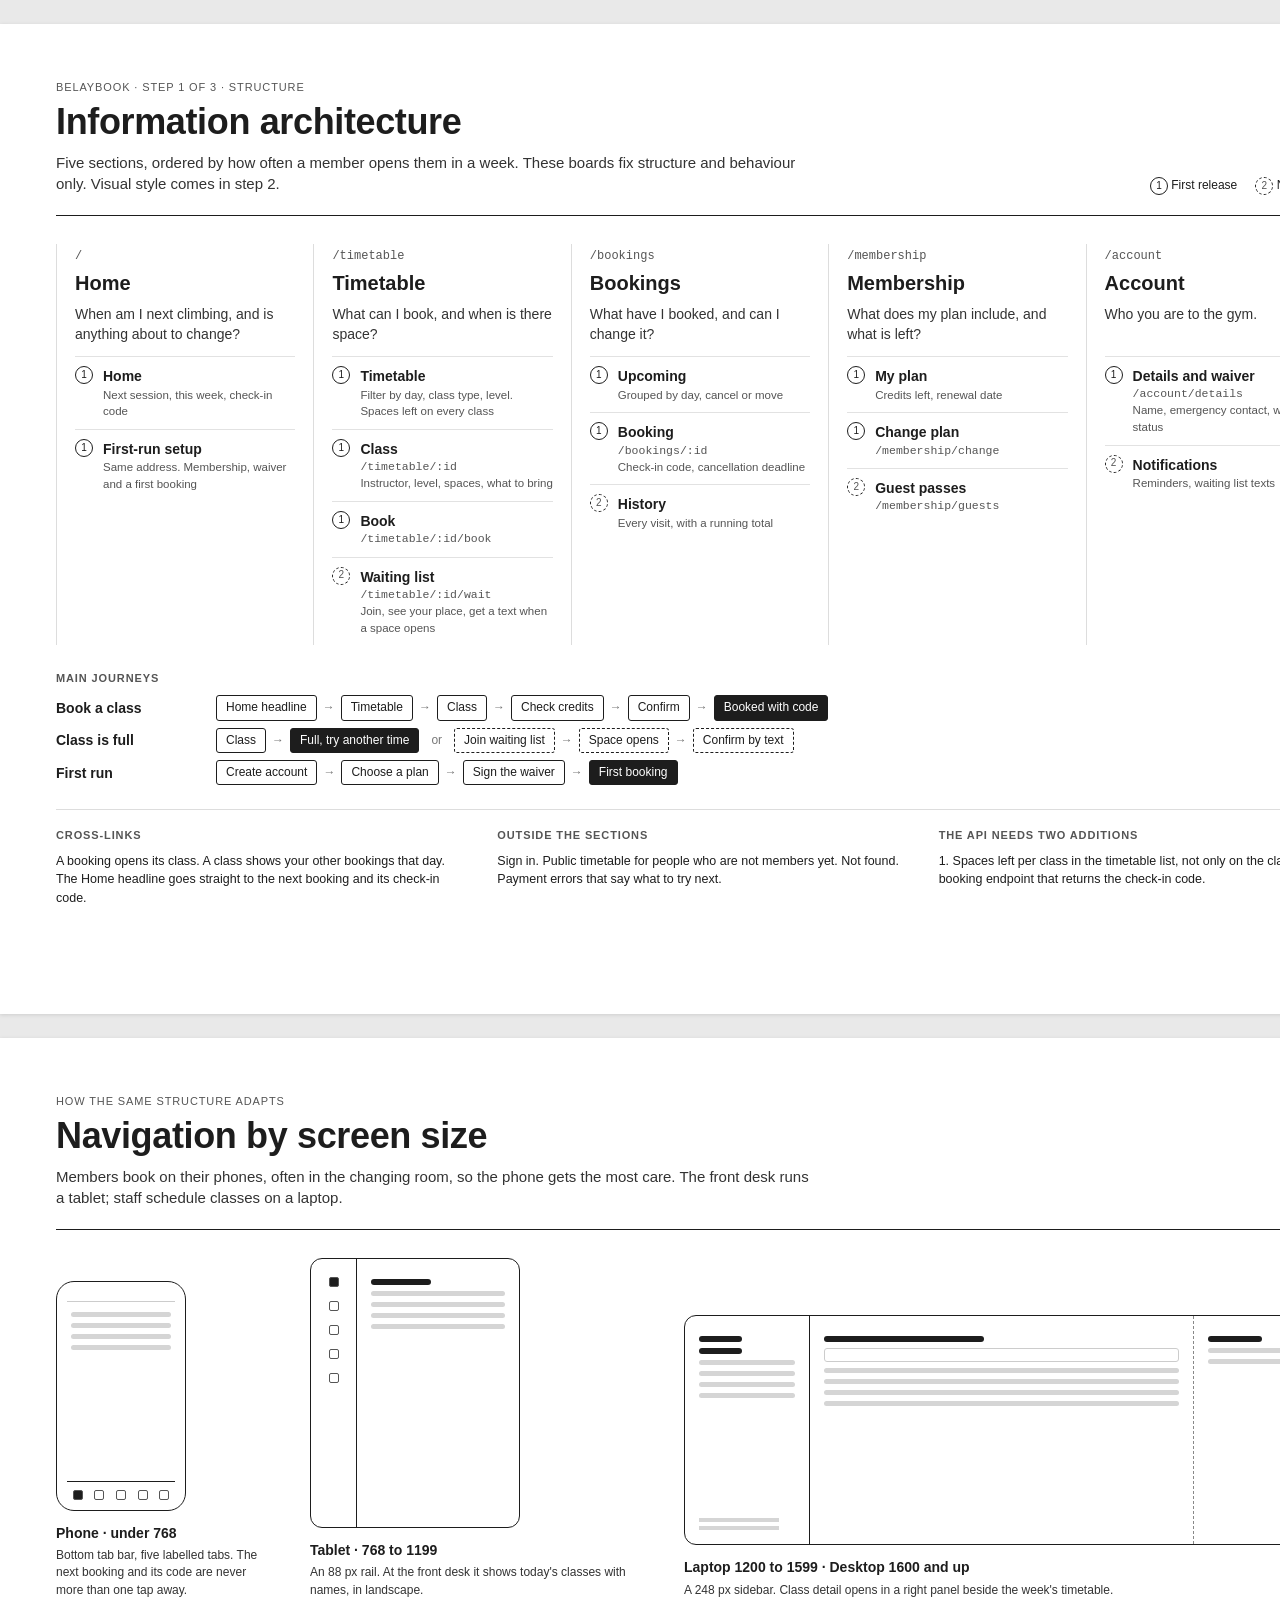
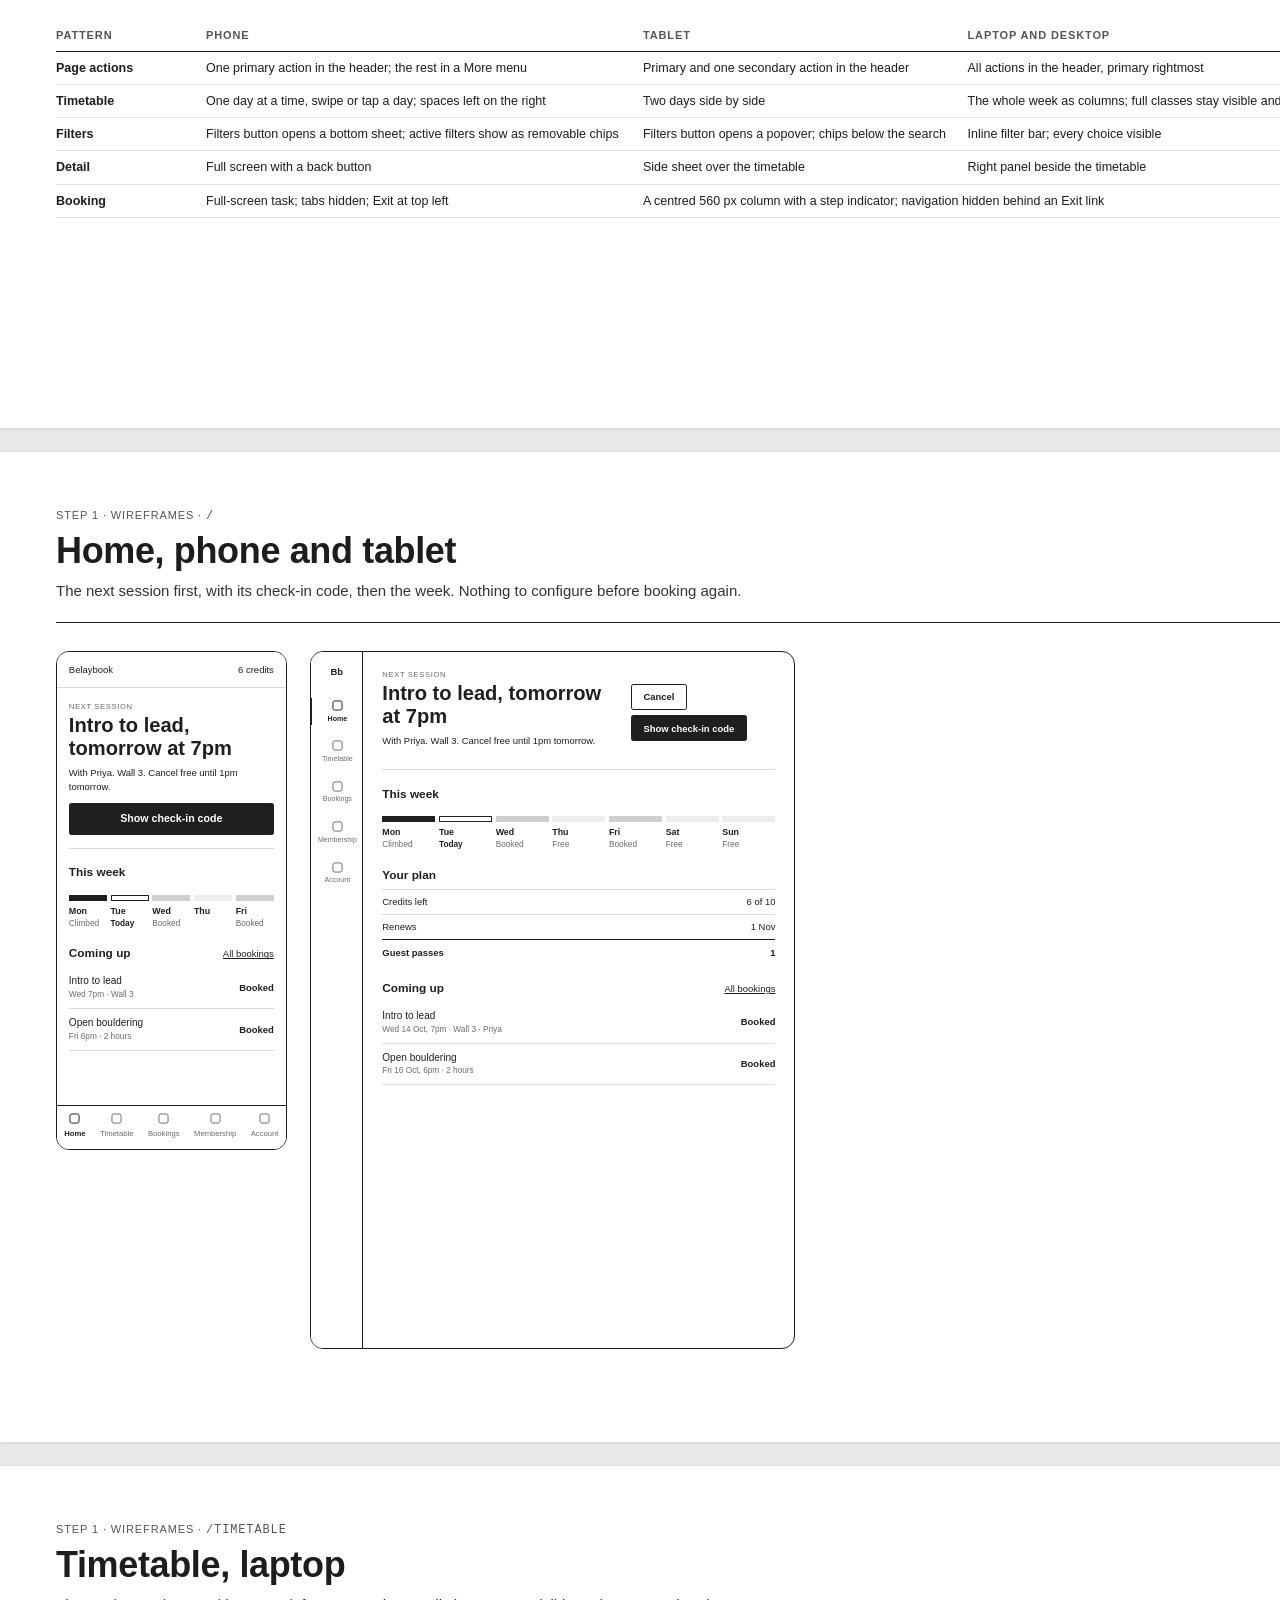
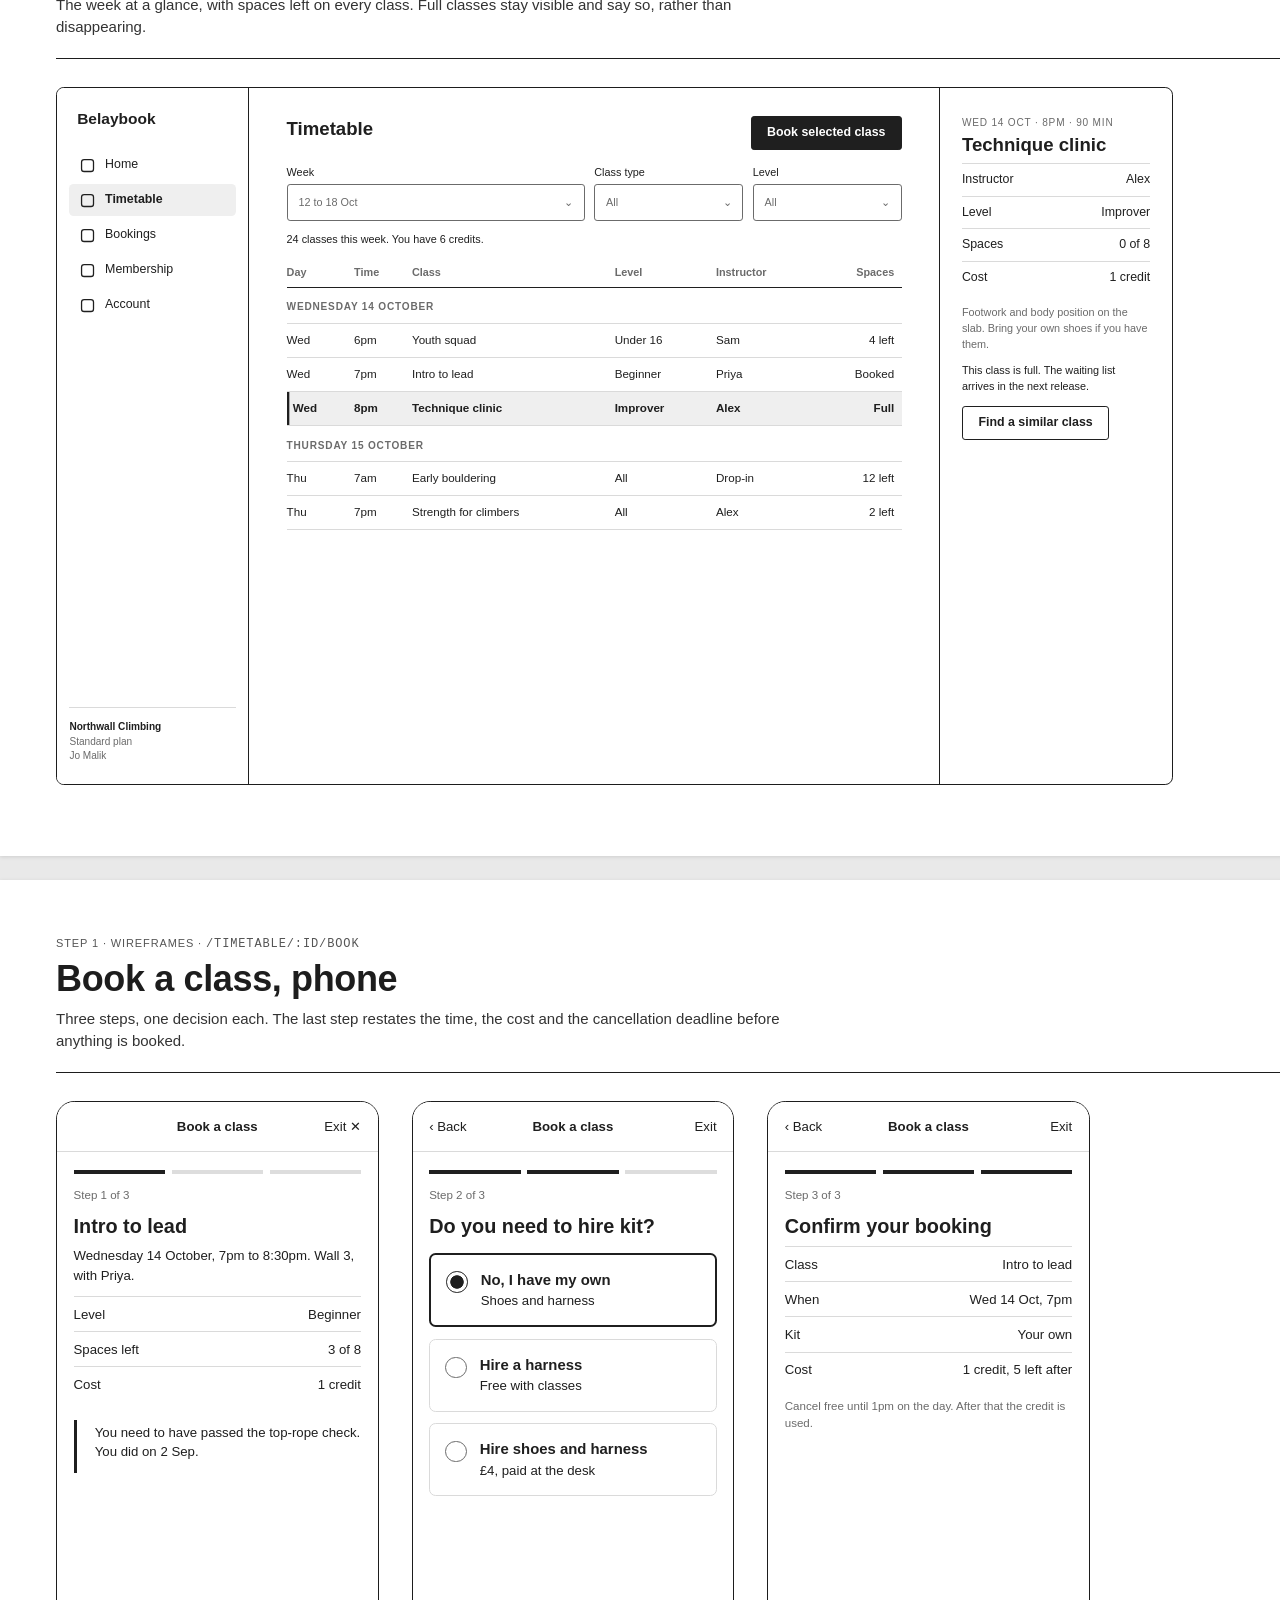
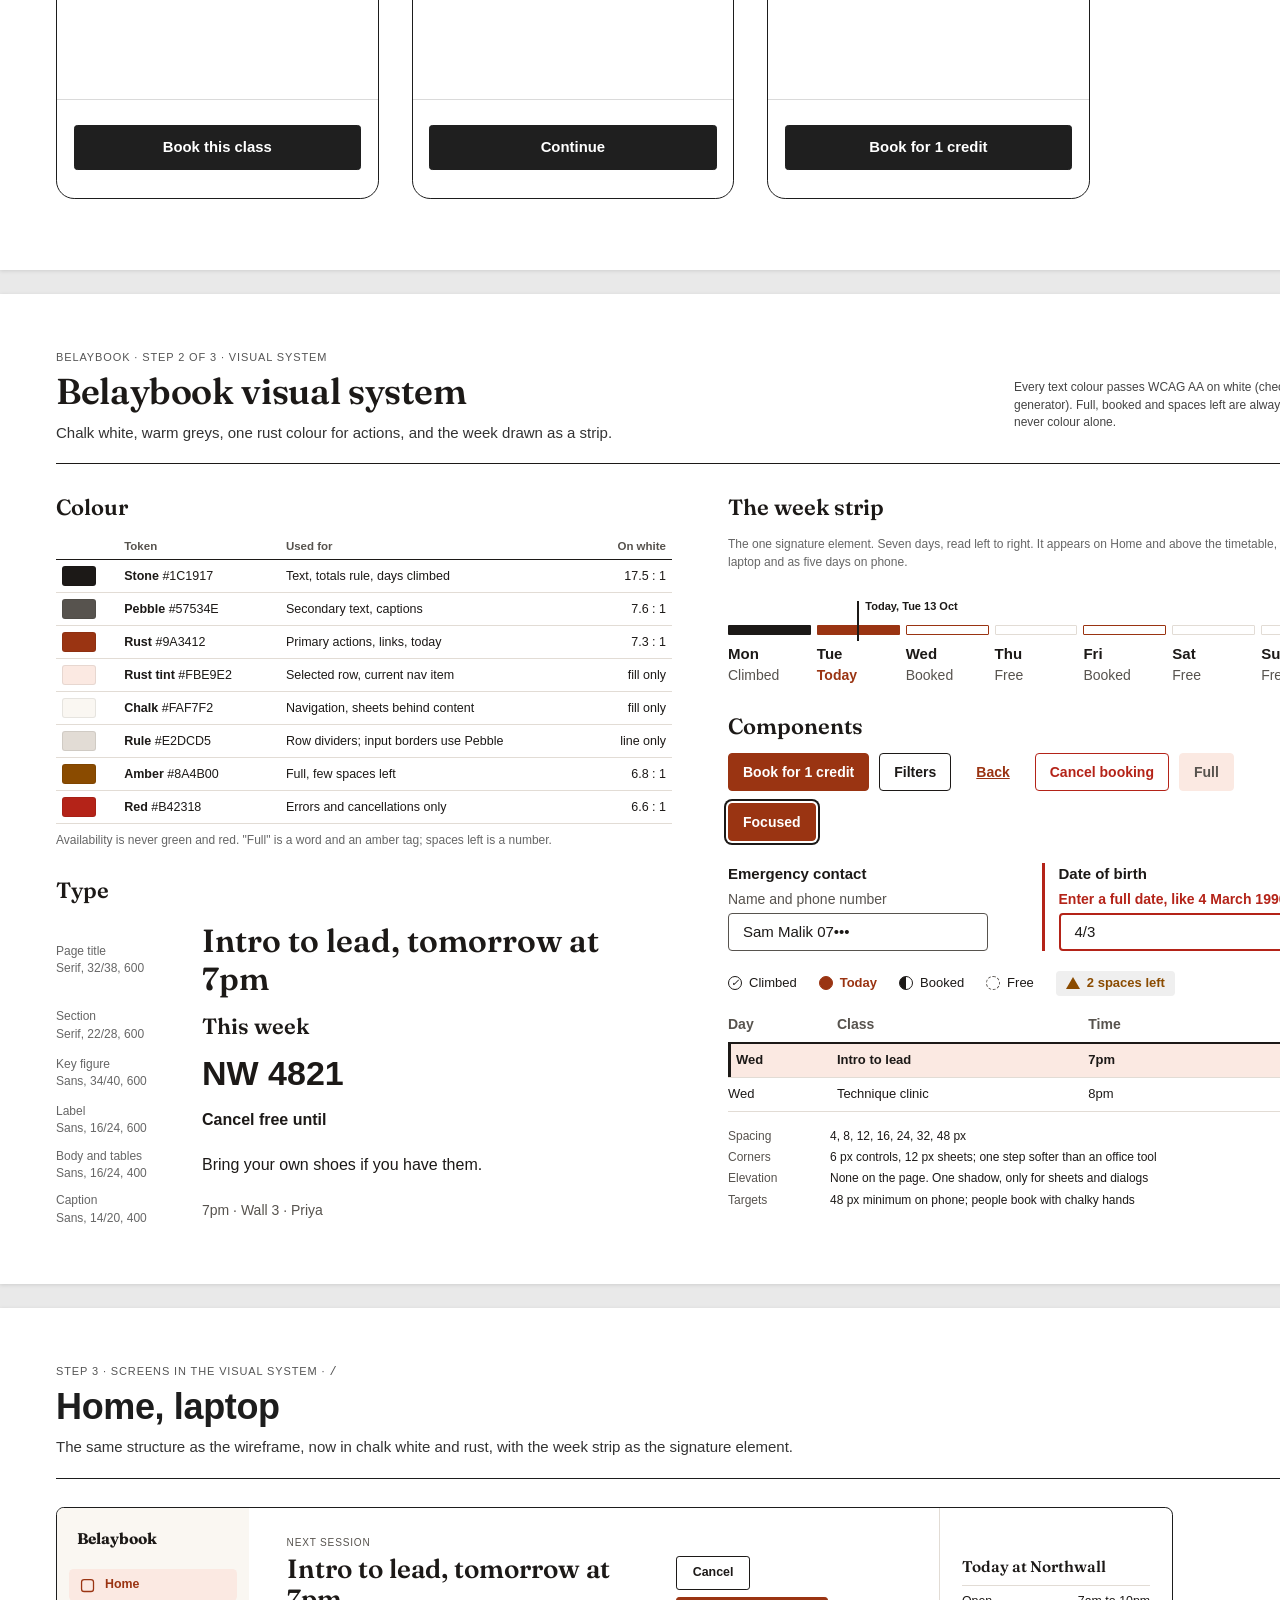
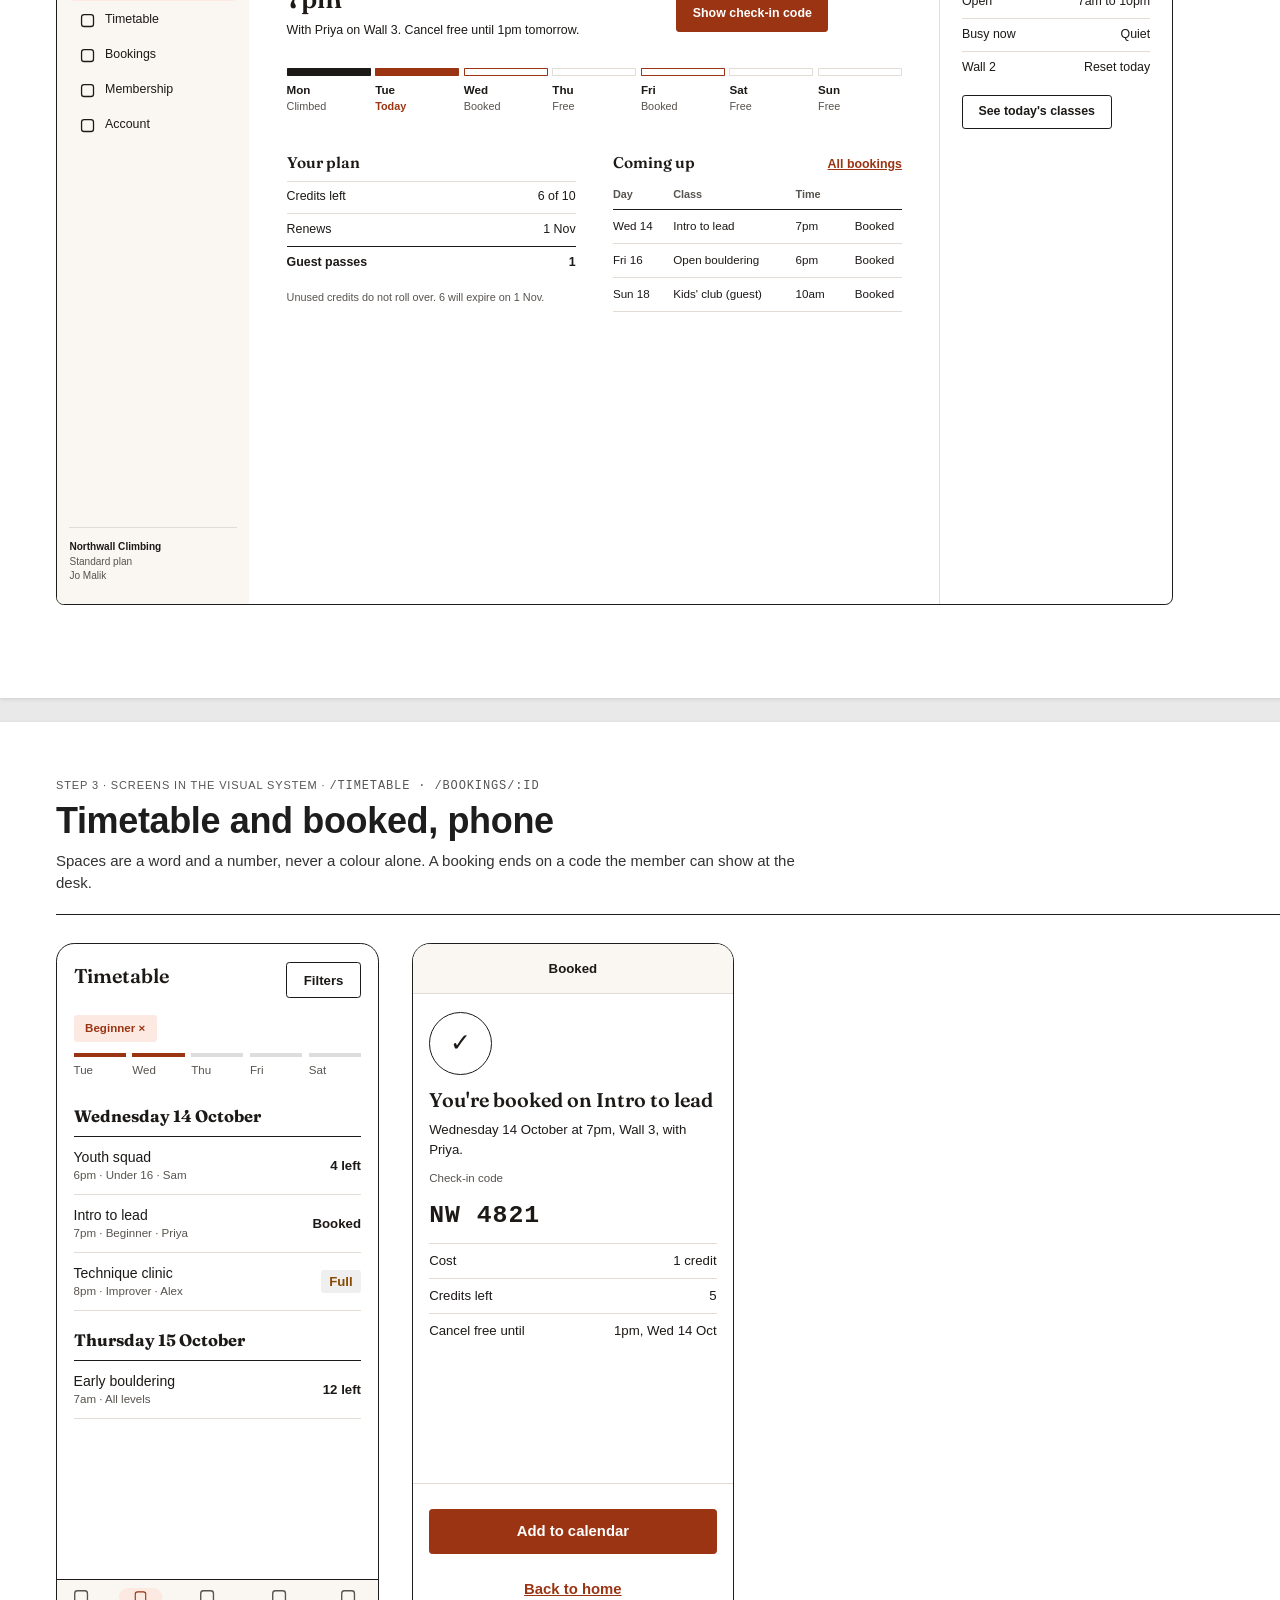
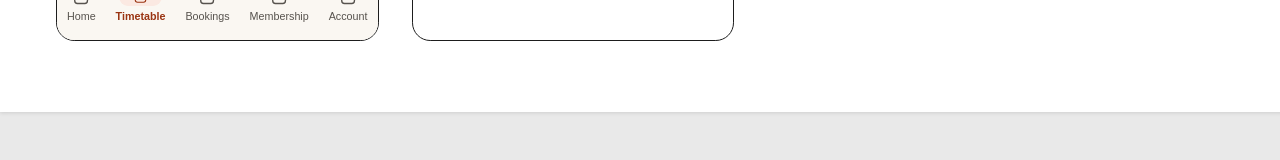
<file: examples/belaybook/out/index.html>
<!doctype html>
<html lang="en">
<head>
<meta charset="utf-8">
<meta name="viewport" content="width=device-width, initial-scale=1">
<title>Belaybook UX boards</title>
<link rel="stylesheet" href="https://fonts.googleapis.com/css2?family=Fraunces:opsz,wght@9..144,600&amp;family=Inter:wght@400;600;700&amp;display=swap"><style>
@page { size: 1400px 990px; margin: 0; }
:root { --W: 1400px; --H: 990px; --PAD: 56px;
  --serif: Fraunces, Georgia, serif;
  --sans: Inter, &#39;Helvetica Neue&#39;, Arial, sans-serif; }
/* ux-boards stylesheet. Board chrome is neutral greyscale; screen frames read
   their colours from CSS variables so the same markup renders as a wireframe
   or in the project's visual system. */

* { box-sizing: border-box; }
html, body { margin: 0; background: #E9E9E9; }
body { font: 14px/1.45 'Helvetica Neue', Helvetica, Arial, sans-serif; color: #1D1D1D; -webkit-print-color-adjust: exact; print-color-adjust: exact; }
@media screen { body { padding: 24px 0; } .board { margin: 0 auto 24px; box-shadow: 0 1px 4px rgba(0,0,0,.12); } }
code { font: 12px/1.4 ui-monospace, Menlo, Consolas, monospace; color: #555; }
.small { font-size: 12px; }
.muted { color: #666; }

/* ---------------------------------------------------------------- board */
.board { width: var(--W); height: var(--H); padding: var(--PAD); background: #fff; overflow: hidden; break-after: page; position: relative; }
.bh { border-bottom: 1px solid #1D1D1D; padding-bottom: 20px; margin-bottom: 28px; }
.bh h1 { font-size: 36px; line-height: 1.1; margin: 6px 0 10px; letter-spacing: -.01em; }
.bh .lede { max-width: 760px; margin: 0; font-size: 15px; color: #333; }
.bh-row { display: flex; justify-content: space-between; align-items: flex-end; gap: 40px; }
.eyebrow, .label { font-size: 11px; letter-spacing: .08em; text-transform: uppercase; color: #555; }
.label { font-weight: 600; margin-bottom: 8px; }
.legend { display: flex; gap: 18px; font-size: 12px; white-space: nowrap; }
.legend.small { white-space: normal; max-width: 330px; color: #444; display: block; }
.mark { display: inline-flex; align-items: center; justify-content: center; width: 18px; height: 18px; border-radius: 50%; border: 1px solid #1D1D1D; font-size: 10px; flex: none; }
.mark.next { border-style: dashed; color: #555; }

/* ---------------------------------------------------------------- IA */
.ia { display: grid; grid-template-columns: repeat(var(--n), 1fr); border-left: 1px solid #DDD; }
.sec { padding: 0 18px; border-right: 1px solid #DDD; min-height: 360px; }
.sec h2 { font-size: 20px; margin: 4px 0 6px; }
.sec .q { margin: 0 0 12px; color: #333; min-height: 40px; }
.pg { display: flex; gap: 10px; padding: 9px 0; border-top: 1px solid #E2E2E2; }
.pg b { display: block; }
.pg > div > code, .pg > div > span { display: block; font-size: 11.5px; }
.pg > div > span { color: #555; }
.journeys { margin-top: 26px; }
.jr { display: grid; grid-template-columns: 160px 1fr; align-items: center; margin: 7px 0; }
.steps { display: flex; flex-wrap: wrap; gap: 6px; align-items: center; }
.step { border: 1px solid #1D1D1D; border-radius: 3px; padding: 3px 9px; font-size: 12px; }
.step.end { background: #1D1D1D; color: #fff; }
.step.next { border-style: dashed; }
.arr, .or { color: #777; font-size: 12px; }
.or { margin: 0 6px; }
.notes { display: grid; grid-template-columns: repeat(var(--n), 1fr); gap: 36px; margin-top: 24px; padding-top: 18px; border-top: 1px solid #DDD; }
.notes p { margin: 0; font-size: 12.5px; }

/* ---------------------------------------------------------------- breakpoints */
.devices { display: flex; gap: 44px; align-items: flex-end; margin-bottom: 22px; }
.devc h3 { font-size: 14px; margin: 12px 0 4px; }
.devc p { margin: 0; font-size: 12px; max-width: 520px; color: #333; }
.devc-phone { width: 210px; } .devc-tablet { width: 330px; } .devc-desktop, .devc-laptop { flex: 1; }
.sketch { border: 1.5px solid #1D1D1D; border-radius: 12px; display: flex; position: relative; overflow: hidden; }
.sketch i, .sketch b, .sketch em { display: block; height: 5px; background: #D5D5D5; border-radius: 3px; margin: 6px 0; }
.sketch b { background: #1D1D1D; width: 45%; height: 6px; }
.sketch em { height: 14px; background: none; border: 1px solid #CCC; }
.sk-phone { width: 130px; height: 230px; flex-direction: column; padding: 10px; border-radius: 18px; }
.sk-top { height: 10px; border-bottom: 1px solid #CCC; margin-bottom: 4px; }
.sk-lines { flex: 1; padding: 0 4px; }
.sk-tabs { display: flex; justify-content: space-around; border-top: 1px solid #1D1D1D; padding-top: 8px; }
.sk-tabs i, .sk-rail i { width: 10px; height: 10px; border: 1px solid #555; background: none; border-radius: 2px; margin: 0; }
.sk-tabs i.on, .sk-rail i.on { background: #1D1D1D; }
.sk-tablet { width: 210px; height: 270px; }
.sk-rail { width: 46px; border-right: 1px solid #1D1D1D; display: flex; flex-direction: column; align-items: center; gap: 14px; padding-top: 18px; }
.sk-tablet .sk-lines { padding: 14px; }
.sk-desktop, .sk-laptop { height: 230px; }
.sk-side { width: 125px; border-right: 1px solid #1D1D1D; padding: 14px; position: relative; }
.sk-side span { position: absolute; bottom: 14px; left: 14px; right: 30px; height: 12px; border-top: 4px solid #D5D5D5; border-bottom: 4px solid #D5D5D5; }
.sk-desktop .sk-lines, .sk-laptop .sk-lines { padding: 14px; }
.sk-panel { width: 150px; border-left: 1.5px dashed #888; padding: 14px; }
.ptable { width: 100%; border-collapse: collapse; font-size: 12.5px; }
.ptable th, .ptable td { text-align: left; vertical-align: top; padding: 7px 14px 7px 0; border-bottom: 1px solid #E2E2E2; }
.ptable thead th { font-size: 11px; letter-spacing: .08em; text-transform: uppercase; color: #555; border-bottom: 1px solid #1D1D1D; }
.ptable tbody th { width: 150px; }

/* ---------------------------------------------------------------- screen boards */
.frames { display: flex; gap: 40px; align-items: flex-start; }
.frames figure { margin: 0; }
.frames figcaption { font-size: 18px; color: #555; margin-top: 10px; }

/* device shell */
.dev { display: flex; background: var(--surface); color: var(--ink); font-family: var(--sans); font-size: 16px; line-height: 1.45; border: 2px solid #1D1D1D; border-radius: 22px; overflow: hidden; position: relative; }
.dev-desktop { border-radius: 10px; }
.wire .dev { font-family: 'Helvetica Neue', Helvetica, Arial, sans-serif; }
.dev .col { flex: 1; display: flex; flex-direction: column; min-width: 0; }
.dev .body { flex: 1; padding: 28px 32px; overflow: hidden; }
.dev-phone .body { padding: 22px 20px; }
.dev-desktop .body { padding: 36px 48px; }
.appbar { display: grid; grid-template-columns: 1fr auto 1fr; align-items: center; height: 60px; padding: 0 20px; border-bottom: 1px solid var(--rule); background: var(--shelf); font-size: 16px; }
.appbar .r { text-align: right; }
.appbar span { color: var(--primary); }
.wire .appbar span { color: var(--ink); }
.footer { padding: 14px 20px 18px; border-top: 1px solid var(--rule); }
.footer .b-text { text-align: center; margin: 0 0 10px; }

/* navigation */
.nicon { width: 22px; height: 22px; fill: none; stroke: currentColor; stroke-width: 1.5; flex: none; }
.ni { color: var(--muted); }
.ni.on { color: var(--ink); font-weight: 600; }
.tabs { display: flex; justify-content: space-around; border-top: 1px solid var(--ink); padding: 10px 0 18px; background: var(--shelf); }
.tabs .ni { display: flex; flex-direction: column; align-items: center; gap: 4px; font-size: 13px; }
.styled .tabs .ni.on { color: var(--primary); }
.styled .tabs .ni.on .nicon { background: var(--tint); border-radius: 12px; padding: 2px 14px; width: 52px; }
.rail { width: 88px; border-right: 1.5px solid var(--ink); display: flex; flex-direction: column; align-items: center; gap: 22px; padding-top: 22px; background: var(--shelf); }
.rail .brand { font-weight: 700; margin-bottom: 10px; }
.rail .ni { display: flex; flex-direction: column; align-items: center; gap: 3px; font-size: 12px; width: 100%; border-left: 3px solid transparent; padding: 2px 0; }
.rail .ni.on { border-left-color: var(--ink); }
.side { width: 248px; border-right: 1.5px solid var(--ink); padding: 26px 16px; display: flex; flex-direction: column; gap: 4px; background: var(--shelf); }
.styled .side { border-right: 0; }
.side .brand { font-size: 20px; font-weight: 700; margin: 0 10px 20px; font-family: var(--serif); }
.wire .side .brand { font-family: inherit; }
.side .ni { display: flex; align-items: center; gap: 12px; padding: 9px 12px; border-radius: 6px; color: var(--ink); }
.side .ni.on { background: var(--tint); }
.styled .side .ni.on { color: var(--primary); }
.side .foot { margin-top: auto; border-top: 1px solid var(--rule); padding-top: 16px; font-size: 13px; color: var(--muted); }
.side .foot .b { color: var(--ink); font-weight: 700; }
.panel { width: 300px; border-left: 1px solid var(--rule); padding: 36px 28px; }
.wire .panel { border-left: 1.5px solid var(--ink); }

/* blocks */
.b-eyebrow { font-size: 13px; letter-spacing: .08em; text-transform: uppercase; color: var(--muted); margin-bottom: 4px; }
.b-title { font-size: 34px; line-height: 1.15; margin: 0 0 10px; font-weight: 700; }
.b-title.small { font-size: 24px; }
.styled .b-title, .styled .b-heading h2, .styled .group, .styled .ruled-title { font-family: var(--serif); font-weight: 600; }
.b-heading { display: flex; justify-content: space-between; align-items: baseline; margin: 26px 0 8px; }
.b-heading h2 { font-size: 20px; margin: 0; }
.b-heading .aside { font-weight: 400; color: var(--muted); }
.b-text { margin: 0 0 14px; }
.b-text.muted { color: var(--muted); }
.b-text.small { font-size: 14px; }
.link { text-decoration: underline; color: var(--primary); font-weight: 600; }
.wire .link { font-weight: 400; color: var(--ink); }
.b-button { margin: 16px 0; }
.b-buttons { display: flex; gap: 10px; flex-wrap: wrap; align-items: center; }
.b-header { display: flex; justify-content: space-between; align-items: center; gap: 24px; margin-bottom: 20px; }
.btn { display: inline-flex; align-items: center; justify-content: center; gap: 8px; min-height: 44px; padding: 0 20px; border-radius: 4px; font-weight: 700; font-size: 16px; border: 1.5px solid var(--ink); background: var(--surface); color: var(--ink); }
.btn.primary { background: var(--primary); border-color: var(--primary); color: var(--primary-ink); }
.btn.ghost { border-color: transparent; background: none; text-decoration: underline; color: var(--primary); }
.btn.danger { border-color: var(--danger); color: var(--danger); font-weight: 600; }
.btn.disabled { background: var(--tint); border-color: var(--tint); color: var(--muted); }
.btn.focused { background: var(--primary); color: var(--primary-ink); border-color: var(--primary); box-shadow: 0 0 0 2px var(--surface), 0 0 0 4px var(--ink); }
.btn.full { display: flex; width: 100%; min-height: 54px; font-size: 18px; }
.ico { font-weight: 400; }

.seg { position: relative; display: grid; grid-template-columns: repeat(var(--n), 1fr); gap: 6px; margin: 22px 0; }
.seg .ticks { grid-column: 1 / -1; display: flex; justify-content: space-between; font-size: 12px; color: var(--muted); }
.seg.has-marker { padding-top: 24px; }
.seg .marker { position: absolute; top: 0; height: 40px; border-left: 2px solid var(--ink); z-index: 1; }
.seg .marker span { position: absolute; top: 0; left: 6px; line-height: 1; font-size: 11px; font-weight: 700; white-space: nowrap; background: var(--surface); }
.bar { height: 10px; border-radius: 1px; }
.bar.done { background: var(--ink); }
.bar.current { background: var(--primary); }
.wire .bar.current { background: var(--surface); border: 2px solid var(--ink); }
.bar.progress { background: var(--surface); border: 1.5px solid var(--primary); }
.wire .bar.progress { background: #CFCFCF; border: 0; }
.bar.todo { background: var(--surface); border: 1px solid var(--rule); }
.wire .bar.todo { background: #EDEDED; border: 0; }
.seglabel { font-size: 15px; margin-top: 8px; }
.segsub { font-size: 14px; color: var(--muted); }
.segsub.strong { color: var(--primary); font-weight: 600; }
.wire .segsub.strong { color: var(--ink); }

.rows { margin: 4px 0 14px; }
.row { display: flex; gap: 16px; padding: 9px 0; border-top: 1px solid var(--rule); }
.row > span:first-child { flex: 1; }
.row .num { min-width: 96px; text-align: right; }
.row.strong { border-top: 2px solid var(--ink); font-weight: 700; }
.row.muted { color: var(--muted); font-size: 14px; border-top: 0; padding-top: 2px; }
.row.indent { padding-left: 16px; color: var(--muted); font-size: 14px; border-top: 0; padding-top: 3px; padding-bottom: 3px; }
.num { font-variant-numeric: tabular-nums; white-space: nowrap; }

.list .group { font-size: 13px; font-weight: 700; letter-spacing: .08em; text-transform: uppercase; color: var(--muted); padding: 22px 0 8px; border-bottom: 2px solid var(--ink); }
.styled .list .group { text-transform: none; letter-spacing: 0; font-size: 20px; color: var(--ink); }
.li { display: flex; justify-content: space-between; align-items: center; gap: 16px; padding: 12px 0; border-bottom: 1px solid var(--rule); min-height: 56px; }
.li-title { font-size: 17px; }
.li-meta { font-size: 14px; color: var(--muted); }
.li-value { font-weight: 600; }
.li-value.warn { background: var(--warning-bg); color: var(--warning); padding: 2px 10px; border-radius: 4px; }
.wire .li-value.warn { border: 1px solid var(--ink); }

.t { width: 100%; border-collapse: collapse; font-size: 15px; }
.t th { text-align: left; font-weight: 600; color: var(--muted); font-size: 14px; padding: 8px 10px 8px 0; border-bottom: 2px solid var(--ink); }
.t td { padding: 10px 10px 10px 0; border-bottom: 1px solid var(--rule); height: 44px; }
.t .r { text-align: right; }
.t tr.hl td { background: var(--tint); font-weight: 600; }
.t tr.hl td:first-child { box-shadow: inset 3px 0 0 var(--ink); padding-left: 8px; }
.t tr.grp td { font-size: 13px; font-weight: 700; letter-spacing: .08em; text-transform: uppercase; color: var(--muted); padding-top: 16px; }
.t-foot { display: flex; justify-content: space-between; margin-top: 14px; font-size: 14px; color: var(--muted); }
.t-foot span:last-child { text-decoration: underline; color: var(--primary); }

.stepper { display: grid; grid-template-columns: repeat(var(--n), 1fr); gap: 8px; margin-bottom: 10px; }
.stepper .st { border-top: 5px solid #DDD; padding-top: 6px; font-size: 14px; color: var(--muted); }
.stepper .st.on { border-top-color: var(--primary); }
.wire .stepper .st.on { border-top-color: var(--ink); }
.stepper .st.on:last-of-type, .stepper .st.on + .st:not(.on) { }

.choices { display: flex; flex-direction: column; gap: 14px; margin: 18px 0; }
.choice { display: flex; gap: 16px; border: 1.5px solid var(--rule); border-radius: 8px; padding: 18px; }
.choice.on { border: 2.5px solid var(--ink); }
.choice b { font-size: 18px; }
.radio { width: 26px; height: 26px; border-radius: 50%; border: 1.5px solid var(--muted); flex: none; margin-top: 2px; }
.choice.on .radio { border: 2px solid var(--ink); background: radial-gradient(var(--ink) 45%, transparent 50%); }
.check { display: flex; gap: 16px; align-items: flex-start; margin: 22px 0; }
.check.boxed { border: 1.5px solid var(--muted); border-radius: 8px; padding: 18px; }
.box { width: 28px; height: 28px; border: 1.5px solid var(--muted); border-radius: 4px; flex: none; }
.callout { border-left: 4px solid var(--ink); padding: 4px 0 4px 22px; margin: 22px 0; }
.callout p { margin: 0 0 10px; }
.chips { display: flex; gap: 10px; flex-wrap: wrap; margin: 14px 0; }
.chip { border-radius: 20px; background: #EEE; padding: 6px 14px; font-size: 14px; }
.chip.on { background: var(--surface); border: 1.5px solid var(--ink); }
.styled .chip { background: none; padding-left: 0; color: var(--muted); }
.styled .chip.on { background: var(--tint); border: 0; border-radius: 4px; padding-left: 14px; color: var(--primary); font-weight: 700; }
.search { display: flex; gap: 12px; margin: 10px 0; }
.input { display: flex; align-items: center; min-height: 48px; padding: 0 14px; border: 1.5px solid var(--muted); border-radius: 4px; flex: 1; color: var(--muted); background: var(--surface); }
.input.select::after { content: '⌄'; margin-left: auto; }
.filters { display: flex; gap: 12px; margin: 8px 0 14px; }
.filters label { display: flex; flex-direction: column; gap: 4px; font-size: 14px; flex: 1; }
.filters label:first-child { flex: 2; }
.fields { display: flex; gap: 28px; }
.field { display: flex; flex-direction: column; gap: 4px; margin: 10px 0; flex: 1; }
.field .hint { font-size: 14px; color: var(--muted); }
.field .input { color: var(--ink); max-width: 260px; }
.field.error { border-left: 3px solid var(--danger); padding-left: 14px; }
.field .err { color: var(--danger); font-weight: 600; font-size: 14px; }
.field.error .input { border: 2px solid var(--danger); }
.status { display: flex; gap: 22px; flex-wrap: wrap; align-items: center; font-size: 14px; margin: 18px 0; }
.status span { display: inline-flex; align-items: center; gap: 7px; }
.status i { width: 14px; height: 14px; border-radius: 50%; border: 1.5px solid var(--ink); display: inline-block; }
.status .st-check i { background: var(--surface); }
.status .st-check i::after { content: '✓'; font-size: 10px; display: block; text-align: center; line-height: 11px; }
.status .st-dot { color: var(--primary); font-weight: 700; }
.status .st-dot i { background: var(--primary); border-color: var(--primary); }
.status .st-half i { background: linear-gradient(90deg, var(--ink) 50%, transparent 50%); }
.status .st-dashed i { border-style: dashed; border-color: var(--muted); }
.status .st-warn { background: var(--warning-bg); color: var(--warning); padding: 3px 10px; border-radius: 4px; font-weight: 600; }
.status .st-warn i { border-radius: 0; border: 0; width: 0; height: 0; border-left: 7px solid transparent; border-right: 7px solid transparent; border-bottom: 12px solid var(--warning); }
.checklist div { padding: 3px 0; }
.success .tick { display: inline-flex; width: 76px; height: 76px; border: 2px solid var(--ink); border-radius: 50%; align-items: center; justify-content: center; font-size: 30px; margin-bottom: 18px; }
.code { font: 600 30px/1.3 ui-monospace, Menlo, Consolas, monospace; letter-spacing: .04em; margin: 4px 0 14px; word-break: break-all; }
.divider { border: 0; border-top: 1px solid var(--rule); margin: 22px 0; }
.b-cols { display: grid; grid-template-columns: repeat(var(--n), 1fr); gap: 48px; }
.b-unknown { border: 2px dashed red; color: red; padding: 6px; }

/* ---------------------------------------------------------------- visual system */
.vis { color: var(--ink); }
.vis .serif { font-family: var(--serif); font-weight: 600; }
.vis .bh { border-bottom-color: var(--ink); }
.vis h2 { font-size: 22px; margin: 0 0 10px; }
.vis-grid h2:not(:first-child) { margin-top: 26px; }
.vis-grid { display: grid; grid-template-columns: 1fr 1fr; gap: 56px; font-family: var(--sans); }
.ctable { width: 100%; border-collapse: collapse; font-size: 12.5px; margin-bottom: 8px; }
.ctable th { text-align: left; font-weight: 600; font-size: 11.5px; color: var(--muted); padding: 4px 6px; border-bottom: 1px solid var(--ink); }
.ctable td { padding: 6px; border-bottom: 1px solid var(--rule); }
.ctable .r { text-align: right; white-space: nowrap; }
.ctable .fail { color: #B00020; font-weight: 700; }
.sw { display: flex; align-items: center; justify-content: center; width: 34px; height: 20px; border-radius: 3px; border: 1px solid rgba(0,0,0,.08); }
.sw i { width: 20px; height: 8px; display: block; }
.rule-note { margin: 4px 0; }
.tscale { margin-top: 4px; }
.tscale .tr { display: grid; grid-template-columns: 130px 1fr; gap: 16px; align-items: center; padding: 5px 0; }
.sig { margin-bottom: 18px; }
.sig .seg { margin-top: 30px; }
.comps { font-size: 15px; }
.comps .b-buttons { margin-bottom: 12px; }
.comps .btn { font-size: 14px; min-height: 38px; padding: 0 14px; }
.comps .field .input { min-height: 38px; }
.comps .t { font-size: 13px; }
.comps .t td { height: 34px; padding: 6px 8px 6px 0; }
.comps .status { margin: 10px 0; font-size: 13px; }
.tokens { display: grid; grid-template-columns: 90px 1fr; gap: 4px 12px; font-size: 12px; margin: 16px 0 0; }
.tokens dt { color: var(--muted); }
.tokens dd { margin: 0; }

</style>
</head>
<body>

<section class="board" data-name="Information architecture" data-slug="information-architecture">
  <header class="bh">
    <div class="eyebrow">Belaybook · Step 1 of 3 · Structure</div>
    <div class="bh-row">
      <div><h1>Information architecture</h1><p class="lede">Five sections, ordered by how often a member opens them in a week. These boards fix structure and behaviour only. Visual style comes in step 2.</p></div>
      <div class="legend"><span><span class="mark" title="First release">1</span> First release</span><span><span class="mark next" title="Next release">2</span> Next release</span></div>
    </div>
  </header>
  <div class="ia" style="--n: 5">
    <div class="sec">
      <code>/</code>
      <h2>Home</h2>
<p class="q">When am I next climbing, and is anything about to change?</p>      <div class="pg"><span class="mark" title="First release">1</span><div><b>Home</b><span>Next session, this week, check-in code</span></div></div>
      <div class="pg"><span class="mark" title="First release">1</span><div><b>First-run setup</b><span>Same address. Membership, waiver and a first booking</span></div></div>
    </div>
    <div class="sec">
      <code>/timetable</code>
      <h2>Timetable</h2>
<p class="q">What can I book, and when is there space?</p>      <div class="pg"><span class="mark" title="First release">1</span><div><b>Timetable</b><span>Filter by day, class type, level. Spaces left on every class</span></div></div>
      <div class="pg"><span class="mark" title="First release">1</span><div><b>Class</b><code>/timetable/:id</code><span>Instructor, level, spaces, what to bring</span></div></div>
      <div class="pg"><span class="mark" title="First release">1</span><div><b>Book</b><code>/timetable/:id/book</code></div></div>
      <div class="pg"><span class="mark next" title="Next release">2</span><div><b>Waiting list</b><code>/timetable/:id/wait</code><span>Join, see your place, get a text when a space opens</span></div></div>
    </div>
    <div class="sec">
      <code>/bookings</code>
      <h2>Bookings</h2>
<p class="q">What have I booked, and can I change it?</p>      <div class="pg"><span class="mark" title="First release">1</span><div><b>Upcoming</b><span>Grouped by day, cancel or move</span></div></div>
      <div class="pg"><span class="mark" title="First release">1</span><div><b>Booking</b><code>/bookings/:id</code><span>Check-in code, cancellation deadline</span></div></div>
      <div class="pg"><span class="mark next" title="Next release">2</span><div><b>History</b><span>Every visit, with a running total</span></div></div>
    </div>
    <div class="sec">
      <code>/membership</code>
      <h2>Membership</h2>
<p class="q">What does my plan include, and what is left?</p>      <div class="pg"><span class="mark" title="First release">1</span><div><b>My plan</b><span>Credits left, renewal date</span></div></div>
      <div class="pg"><span class="mark" title="First release">1</span><div><b>Change plan</b><code>/membership/change</code></div></div>
      <div class="pg"><span class="mark next" title="Next release">2</span><div><b>Guest passes</b><code>/membership/guests</code></div></div>
    </div>
    <div class="sec">
      <code>/account</code>
      <h2>Account</h2>
<p class="q">Who you are to the gym.</p>      <div class="pg"><span class="mark" title="First release">1</span><div><b>Details and waiver</b><code>/account/details</code><span>Name, emergency contact, waiver status</span></div></div>
      <div class="pg"><span class="mark next" title="Next release">2</span><div><b>Notifications</b><span>Reminders, waiting list texts</span></div></div>
    </div>
  </div>
  <div class="journeys"><div class="label">Main journeys</div>
    <div class="jr"><b>Book a class</b><div class="steps">
<span class="step">Home headline</span>
<span class="arr">→</span><span class="step">Timetable</span>
<span class="arr">→</span><span class="step">Class</span>
<span class="arr">→</span><span class="step">Check credits</span>
<span class="arr">→</span><span class="step">Confirm</span>
<span class="arr">→</span><span class="step end">Booked with code</span>
    </div></div>
    <div class="jr"><b>Class is full</b><div class="steps">
<span class="step">Class</span>
<span class="arr">→</span><span class="step end">Full, try another time</span>
<span class="or">or</span><span class="step next">Join waiting list</span>
<span class="arr">→</span><span class="step next">Space opens</span>
<span class="arr">→</span><span class="step next">Confirm by text</span>
    </div></div>
    <div class="jr"><b>First run</b><div class="steps">
<span class="step">Create account</span>
<span class="arr">→</span><span class="step">Choose a plan</span>
<span class="arr">→</span><span class="step">Sign the waiver</span>
<span class="arr">→</span><span class="step end">First booking</span>
    </div></div>
  </div>
  <div class="notes" style="--n: 3"><div><div class="label">Cross-links</div><p>A booking opens its class. A class shows your other bookings that day. The Home headline goes straight to the next booking and its check-in code.</p></div><div><div class="label">Outside the sections</div><p>Sign in. Public timetable for people who are not members yet. Not found. Payment errors that say what to try next.</p></div><div><div class="label">The API needs two additions</div><p>1. Spaces left per class in the timetable list, not only on the class. 2. A booking endpoint that returns the check-in code.</p></div></div>
</section>

<section class="board" data-name="Navigation by screen size" data-slug="navigation-by-screen-size">
  <header class="bh">
    <div class="eyebrow">How the same structure adapts</div>
    <h1>Navigation by screen size</h1>
<p class="lede">Members book on their phones, often in the changing room, so the phone gets the most care. The front desk runs a tablet; staff schedule classes on a laptop.</p>  </header>
  <div class="devices">
    <div class="devc devc-phone">
      <div class="sketch sk-phone">
<div class="sk-top"></div><div class="sk-lines"><i></i><i></i><i></i><i></i></div><div class="sk-tabs"><i class="on"></i><i class=""></i><i class=""></i><i class=""></i><i class=""></i></div>
      </div>
      <h3>Phone · under 768</h3>
      <p>Bottom tab bar, five labelled tabs. The next booking and its code are never more than one tap away.</p>
    </div>
    <div class="devc devc-tablet">
      <div class="sketch sk-tablet">
<div class="sk-rail"><i class="on"></i><i class=""></i><i class=""></i><i class=""></i><i class=""></i></div><div class="sk-lines"><b></b><i></i><i></i><i></i><i></i></div>
      </div>
      <h3>Tablet · 768 to 1199</h3>
      <p>An 88 px rail. At the front desk it shows today&#39;s classes with names, in landscape.</p>
    </div>
    <div class="devc devc-desktop">
      <div class="sketch sk-desktop">
<div class="sk-side"><b></b><b></b><i></i><i></i><i></i><i></i><span></span></div><div class="sk-lines"><b></b><em></em><i></i><i></i><i></i><i></i></div><div class="sk-panel"><b></b><i></i><i></i></div>      </div>
      <h3>Laptop 1200 to 1599 · Desktop 1600 and up</h3>
      <p>A 248 px sidebar. Class detail opens in a right panel beside the week&#39;s timetable.</p>
    </div>
  </div>
  <table class="ptable"><thead><tr><th>Pattern</th><th>Phone</th><th>Tablet</th><th>Laptop and desktop</th></tr></thead><tbody>
<tr><th>Page actions</th><td>One primary action in the header; the rest in a More menu</td><td>Primary and one secondary action in the header</td><td>All actions in the header, primary rightmost</td></tr><tr><th>Timetable</th><td>One day at a time, swipe or tap a day; spaces left on the right</td><td>Two days side by side</td><td>The whole week as columns; full classes stay visible and say so</td></tr><tr><th>Filters</th><td>Filters button opens a bottom sheet; active filters show as removable chips</td><td>Filters button opens a popover; chips below the search</td><td>Inline filter bar; every choice visible</td></tr><tr><th>Detail</th><td>Full screen with a back button</td><td>Side sheet over the timetable</td><td>Right panel beside the timetable</td></tr><tr><th>Booking</th><td>Full-screen task; tabs hidden; Exit at top left</td><td colspan="2">A centred 560 px column with a step indicator; navigation hidden behind an Exit link</td></tr>  </tbody></table>
</section>

<section class="board" data-name="Home, phone and tablet" data-slug="home-phone-and-tablet">
  <header class="bh">
    <div class="eyebrow">Step 1 · Wireframes · <code>/</code></div>
    <h1>Home, phone and tablet</h1>
<p class="lede">The next session first, with its check-in code, then the week. Nothing to configure before booking again.</p>  </header>
  <div class="frames wire" style="--ink: #1F1F1F; --muted: #6B6B6B; --primary: #1F1F1F; --primary-ink: #FFFFFF; --tint: #EFEFEF; --surface: #FFFFFF; --shelf: #FFFFFF; --rule: #DADADA; --danger: #1F1F1F; --warning: #1F1F1F; --warning-bg: #EFEFEF;  zoom: 0.5915">
    <figure><div class="dev dev-phone" style="width: 390px; height: 844px">
  <div class="col">
<div class="appbar"><span>Belaybook</span><b></b><span class="r">6 credits</span></div>    <main class="body"><div class="b-eyebrow">Next session</div>
<h1 class="b-title">Intro to lead, tomorrow at 7pm</h1>
<p class="b-text">With Priya. Wall 3. Cancel free until 1pm tomorrow.</p>
<div class="b-button"><span class="btn primary full">Show check-in code</span>
</div>
<hr class="divider">
<div class="b-heading"><h2>This week</h2></div>
<div class="seg" style="--n: 5">
  <div class="segcell">
    <div class="bar done"></div>
    <div class="seglabel"><b>Mon</b></div>
<div class="segsub">Climbed</div>  </div>
  <div class="segcell">
    <div class="bar current"></div>
    <div class="seglabel"><b>Tue</b></div>
<div class="segsub strong">Today</div>  </div>
  <div class="segcell">
    <div class="bar progress"></div>
    <div class="seglabel"><b>Wed</b></div>
<div class="segsub">Booked</div>  </div>
  <div class="segcell">
    <div class="bar todo"></div>
    <div class="seglabel"><b>Thu</b></div>
  </div>
  <div class="segcell">
    <div class="bar progress"></div>
    <div class="seglabel"><b>Fri</b></div>
<div class="segsub">Booked</div>  </div>
</div>

<div class="b-heading"><h2>Coming up</h2><span class="link">All bookings</span></div>
<div class="list"><div class="li"><div><div class="li-title">Intro to lead</div><div class="li-meta">Wed 7pm · Wall 3</div></div><div class="num li-value">Booked</div></div><div class="li"><div><div class="li-title">Open bouldering</div><div class="li-meta">Fri 6pm · 2 hours</div></div><div class="num li-value">Booked</div></div></div>
</main>
<nav class="tabs"><div class="ni on"><svg class="nicon" viewBox="0 0 20 20"><rect x="3" y="3" width="14" height="14" rx="3"/></svg><span>Home</span></div><div class="ni"><svg class="nicon" viewBox="0 0 20 20"><rect x="3" y="3" width="14" height="14" rx="3"/></svg><span>Timetable</span></div><div class="ni"><svg class="nicon" viewBox="0 0 20 20"><rect x="3" y="3" width="14" height="14" rx="3"/></svg><span>Bookings</span></div><div class="ni"><svg class="nicon" viewBox="0 0 20 20"><rect x="3" y="3" width="14" height="14" rx="3"/></svg><span>Membership</span></div><div class="ni"><svg class="nicon" viewBox="0 0 20 20"><rect x="3" y="3" width="14" height="14" rx="3"/></svg><span>Account</span></div></nav>  </div>
</div>
</figure>
    <figure><div class="dev dev-tablet" style="width: 820px; height: 1180px">
  <nav class="rail"><div class="brand">Bb</div><div class="ni on"><svg class="nicon" viewBox="0 0 20 20"><rect x="3" y="3" width="14" height="14" rx="3"/></svg><span>Home</span></div><div class="ni"><svg class="nicon" viewBox="0 0 20 20"><rect x="3" y="3" width="14" height="14" rx="3"/></svg><span>Timetable</span></div><div class="ni"><svg class="nicon" viewBox="0 0 20 20"><rect x="3" y="3" width="14" height="14" rx="3"/></svg><span>Bookings</span></div><div class="ni"><svg class="nicon" viewBox="0 0 20 20"><rect x="3" y="3" width="14" height="14" rx="3"/></svg><span>Membership</span></div><div class="ni"><svg class="nicon" viewBox="0 0 20 20"><rect x="3" y="3" width="14" height="14" rx="3"/></svg><span>Account</span></div></nav>
  <div class="col">
    <main class="body"><div class="b-header"><div><div class="b-eyebrow">Next session</div><h1 class="b-title">Intro to lead, tomorrow at 7pm</h1><p class="b-text">With Priya. Wall 3. Cancel free until 1pm tomorrow.</p></div>
<div class="b-buttons"><span class="btn secondary">Cancel</span>
<span class="btn primary">Show check-in code</span>
</div></div>
<hr class="divider">
<div class="b-heading"><h2>This week</h2></div>
<div class="seg" style="--n: 7">
  <div class="segcell">
    <div class="bar done"></div>
    <div class="seglabel"><b>Mon</b></div>
<div class="segsub">Climbed</div>  </div>
  <div class="segcell">
    <div class="bar current"></div>
    <div class="seglabel"><b>Tue</b></div>
<div class="segsub strong">Today</div>  </div>
  <div class="segcell">
    <div class="bar progress"></div>
    <div class="seglabel"><b>Wed</b></div>
<div class="segsub">Booked</div>  </div>
  <div class="segcell">
    <div class="bar todo"></div>
    <div class="seglabel"><b>Thu</b></div>
<div class="segsub">Free</div>  </div>
  <div class="segcell">
    <div class="bar progress"></div>
    <div class="seglabel"><b>Fri</b></div>
<div class="segsub">Booked</div>  </div>
  <div class="segcell">
    <div class="bar todo"></div>
    <div class="seglabel"><b>Sat</b></div>
<div class="segsub">Free</div>  </div>
  <div class="segcell">
    <div class="bar todo"></div>
    <div class="seglabel"><b>Sun</b></div>
<div class="segsub">Free</div>  </div>
</div>

<div class="b-heading"><h2>Your plan</h2></div>
<div class="rows">  <div class="row"><span>Credits left</span><span class="num">6 of 10</span></div>
  <div class="row"><span>Renews</span><span class="num">1 Nov</span></div>
  <div class="row strong"><span>Guest passes</span><span class="num">1</span></div>
</div>
<div class="b-heading"><h2>Coming up</h2><span class="link">All bookings</span></div>
<div class="list"><div class="li"><div><div class="li-title">Intro to lead</div><div class="li-meta">Wed 14 Oct, 7pm · Wall 3 · Priya</div></div><div class="num li-value">Booked</div></div><div class="li"><div><div class="li-title">Open bouldering</div><div class="li-meta">Fri 16 Oct, 6pm · 2 hours</div></div><div class="num li-value">Booked</div></div></div>
</main>
  </div>
</div>
</figure>
  </div>
</section>
<section class="board" data-name="Timetable, laptop" data-slug="timetable-laptop">
  <header class="bh">
    <div class="eyebrow">Step 1 · Wireframes · <code>/timetable</code></div>
    <h1>Timetable, laptop</h1>
<p class="lede">The week at a glance, with spaces left on every class. Full classes stay visible and say so, rather than disappearing.</p>  </header>
  <div class="frames wire" style="--ink: #1F1F1F; --muted: #6B6B6B; --primary: #1F1F1F; --primary-ink: #FFFFFF; --tint: #EFEFEF; --surface: #FFFFFF; --shelf: #FFFFFF; --rule: #DADADA; --danger: #1F1F1F; --warning: #1F1F1F; --warning-bg: #EFEFEF;  zoom: 0.7756">
    <figure><div class="dev dev-desktop" style="width: 1440px; height: 900px">
  <nav class="side"><div class="brand">Belaybook</div><div class="ni"><svg class="nicon" viewBox="0 0 20 20"><rect x="3" y="3" width="14" height="14" rx="3"/></svg><span>Home</span></div><div class="ni on"><svg class="nicon" viewBox="0 0 20 20"><rect x="3" y="3" width="14" height="14" rx="3"/></svg><span>Timetable</span></div><div class="ni"><svg class="nicon" viewBox="0 0 20 20"><rect x="3" y="3" width="14" height="14" rx="3"/></svg><span>Bookings</span></div><div class="ni"><svg class="nicon" viewBox="0 0 20 20"><rect x="3" y="3" width="14" height="14" rx="3"/></svg><span>Membership</span></div><div class="ni"><svg class="nicon" viewBox="0 0 20 20"><rect x="3" y="3" width="14" height="14" rx="3"/></svg><span>Account</span></div>    <div class="foot"><div class="b">Northwall Climbing</div><div class="">Standard plan</div><div class="">Jo Malik</div></div></nav>
  <div class="col">
    <main class="body"><div class="b-header"><div><h1 class="b-title small">Timetable</h1></div>
<div class="b-buttons"><span class="btn primary">Book selected class</span>
</div></div>
<div class="filters"><label><span>Week</span><span class="input select">12 to 18 Oct</span></label><label><span>Class type</span><span class="input select">All</span></label><label><span>Level</span><span class="input select">All</span></label></div>
<p class="b-text small">24 classes this week. You have 6 credits.</p>
<table class="t"><thead><tr><th class="">Day</th><th class="">Time</th><th class="">Class</th><th class="">Level</th><th class="">Instructor</th><th class="r">Spaces</th></tr></thead><tbody>
<tr class="grp"><td colspan="6">Wednesday 14 October</td></tr><tr class=""><td class="">Wed</td><td class="">6pm</td><td class="">Youth squad</td><td class="">Under 16</td><td class="">Sam</td><td class="r num">4 left</td></tr><tr class=""><td class="">Wed</td><td class="">7pm</td><td class="">Intro to lead</td><td class="">Beginner</td><td class="">Priya</td><td class="r num">Booked</td></tr><tr class="hl"><td class="">Wed</td><td class="">8pm</td><td class="">Technique clinic</td><td class="">Improver</td><td class="">Alex</td><td class="r num">Full</td></tr><tr class="grp"><td colspan="6">Thursday 15 October</td></tr><tr class=""><td class="">Thu</td><td class="">7am</td><td class="">Early bouldering</td><td class="">All</td><td class="">Drop-in</td><td class="r num">12 left</td></tr><tr class=""><td class="">Thu</td><td class="">7pm</td><td class="">Strength for climbers</td><td class="">All</td><td class="">Alex</td><td class="r num">2 left</td></tr></tbody></table>
</main>
  </div>
<aside class="panel"><div class="b-eyebrow">Wed 14 Oct · 8pm · 90 min</div>
<h1 class="b-title small">Technique clinic</h1>
<div class="rows">  <div class="row"><span>Instructor</span><span class="num">Alex</span></div>
  <div class="row"><span>Level</span><span class="num">Improver</span></div>
  <div class="row"><span>Spaces</span><span class="num">0 of 8</span></div>
  <div class="row"><span>Cost</span><span class="num">1 credit</span></div>
</div>
<p class="b-text muted small">Footwork and body position on the slab. Bring your own shoes if you have them.</p>
<p class="b-text small">This class is full. The waiting list arrives in the next release.</p>
<div class="b-buttons"><span class="btn secondary">Find a similar class</span>
</div>
</aside></div>
</figure>
  </div>
</section>
<section class="board" data-name="Book a class, phone" data-slug="book-a-class-phone">
  <header class="bh">
    <div class="eyebrow">Step 1 · Wireframes · <code>/timetable/:id/book</code></div>
    <h1>Book a class, phone</h1>
<p class="lede">Three steps, one decision each. The last step restates the time, the cost and the cancellation deadline before anything is booked.</p>  </header>
  <div class="frames wire" style="--ink: #1F1F1F; --muted: #6B6B6B; --primary: #1F1F1F; --primary-ink: #FFFFFF; --tint: #EFEFEF; --surface: #FFFFFF; --shelf: #FFFFFF; --rule: #DADADA; --danger: #1F1F1F; --warning: #1F1F1F; --warning-bg: #EFEFEF;  zoom: 0.827">
    <figure><div class="dev dev-phone" style="width: 390px; height: 844px">
  <div class="col">
<div class="appbar"><span></span><b>Book a class</b><span class="r">Exit ✕</span></div>    <main class="body"><div class="stepper" style="--n: 3"><div class="st on"></div><div class="st"></div><div class="st"></div></div>
<div class="b-text muted small">Step 1 of 3</div><h1 class="b-title small">Intro to lead</h1>
<p class="b-text">Wednesday 14 October, 7pm to 8:30pm. Wall 3, with Priya.</p>
<div class="rows">  <div class="row"><span>Level</span><span class="num">Beginner</span></div>
  <div class="row"><span>Spaces left</span><span class="num">3 of 8</span></div>
  <div class="row"><span>Cost</span><span class="num">1 credit</span></div>
</div>
<div class="callout"><p>You need to have passed the top-rope check. You did on 2 Sep.</p></div>
</main>
<div class="footer"><div class="b-button"><span class="btn primary full">Book this class</span>
</div>
</div>  </div>
</div>
</figure>
    <figure><div class="dev dev-phone" style="width: 390px; height: 844px">
  <div class="col">
<div class="appbar"><span>‹ Back</span><b>Book a class</b><span class="r">Exit</span></div>    <main class="body"><div class="stepper" style="--n: 3"><div class="st on"></div><div class="st on"></div><div class="st"></div></div>
<div class="b-text muted small">Step 2 of 3</div><h1 class="b-title small">Do you need to hire kit?</h1>
<div class="choices"><div class="choice on"><span class="radio"></span><div><b>No, I have my own</b><div>Shoes and harness</div></div></div><div class="choice"><span class="radio"></span><div><b>Hire a harness</b><div>Free with classes</div></div></div><div class="choice"><span class="radio"></span><div><b>Hire shoes and harness</b><div>£4, paid at the desk</div></div></div></div>
</main>
<div class="footer"><div class="b-button"><span class="btn primary full">Continue</span>
</div>
</div>  </div>
</div>
</figure>
    <figure><div class="dev dev-phone" style="width: 390px; height: 844px">
  <div class="col">
<div class="appbar"><span>‹ Back</span><b>Book a class</b><span class="r">Exit</span></div>    <main class="body"><div class="stepper" style="--n: 3"><div class="st on"></div><div class="st on"></div><div class="st on"></div></div>
<div class="b-text muted small">Step 3 of 3</div><h1 class="b-title small">Confirm your booking</h1>
<div class="rows">  <div class="row"><span>Class</span><span class="num">Intro to lead</span></div>
  <div class="row"><span>When</span><span class="num">Wed 14 Oct, 7pm</span></div>
  <div class="row"><span>Kit</span><span class="num">Your own</span></div>
  <div class="row"><span>Cost</span><span class="num">1 credit, 5 left after</span></div>
</div>
<p class="b-text muted small">Cancel free until 1pm on the day. After that the credit is used.</p>
</main>
<div class="footer"><div class="b-button"><span class="btn primary full">Book for 1 credit</span>
</div>
</div>  </div>
</div>
</figure>
  </div>
</section>

<section class="board vis" data-name="Visual system" data-slug="visual-system" style="--ink: #1C1917; --muted: #57534E; --primary: #9A3412; --primary-ink: #FFFFFF; --tint: #FBE9E2; --surface: #FFFFFF; --shelf: #FAF7F2; --rule: #E2DCD5; --danger: #B42318; --warning: #8A4B00; --warning-bg: #EFEFEF; ">
  <header class="bh">
    <div class="eyebrow">Belaybook · Step 2 of 3 · Visual system</div>
    <div class="bh-row">
      <div><h1 class="serif">Belaybook visual system</h1><p class="lede">Chalk white, warm greys, one rust colour for actions, and the week drawn as a strip.</p></div>
<p class="legend small">Every text colour passes WCAG AA on white (checked by the generator). Full, booked and spaces left are always words, never colour alone.</p>    </div>
  </header>
  <div class="vis-grid">
    <div>
      <h2 class="serif">Colour</h2>
      <table class="ctable"><thead><tr><th></th><th>Token</th><th>Used for</th><th class="r">On white</th></tr></thead><tbody>
<tr><td><span class="sw" style="background: #1C1917"></span></td>
        <td><b>Stone</b> #1C1917</td><td>Text, totals rule, days climbed</td><td class="r">17.5 : 1</td></tr><tr><td><span class="sw" style="background: #57534E"></span></td>
        <td><b>Pebble</b> #57534E</td><td>Secondary text, captions</td><td class="r">7.6 : 1</td></tr><tr><td><span class="sw" style="background: #9A3412"></span></td>
        <td><b>Rust</b> #9A3412</td><td>Primary actions, links, today</td><td class="r">7.3 : 1</td></tr><tr><td><span class="sw" style="background: #FBE9E2"></span></td>
        <td><b>Rust tint</b> #FBE9E2</td><td>Selected row, current nav item</td><td class="r">fill only</td></tr><tr><td><span class="sw" style="background: #FAF7F2"></span></td>
        <td><b>Chalk</b> #FAF7F2</td><td>Navigation, sheets behind content</td><td class="r">fill only</td></tr><tr><td><span class="sw" style="background: #E2DCD5"></span></td>
        <td><b>Rule</b> #E2DCD5</td><td>Row dividers; input borders use Pebble</td><td class="r">line only</td></tr><tr><td><span class="sw" style="background: #8A4B00"></span></td>
        <td><b>Amber</b> #8A4B00</td><td>Full, few spaces left</td><td class="r">6.8 : 1</td></tr><tr><td><span class="sw" style="background: #B42318"></span></td>
        <td><b>Red</b> #B42318</td><td>Errors and cancellations only</td><td class="r">6.6 : 1</td></tr>      </tbody></table>
<p class="small muted rule-note">Availability is never green and red. &#34;Full&#34; is a word and an amber tag; spaces left is a number.</p>      <h2 class="serif">Type</h2>
      <div class="tscale">        <div class="tr"><div class="small muted">Page title<br>Serif, 32/38, 600</div>
        <div style="font-family: var(--serif); font-size: 32px; line-height: 38px; font-weight: 600;">Intro to lead, tomorrow at 7pm</div></div>
        <div class="tr"><div class="small muted">Section<br>Serif, 22/28, 600</div>
        <div style="font-family: var(--serif); font-size: 22px; line-height: 28px; font-weight: 600;">This week</div></div>
        <div class="tr"><div class="small muted">Key figure<br>Sans, 34/40, 600</div>
        <div style="font-family: var(--sans); font-size: 34px; line-height: 40px; font-weight: 600; font-variant-numeric: tabular-nums;">NW 4821</div></div>
        <div class="tr"><div class="small muted">Label<br>Sans, 16/24, 600</div>
        <div style="font-family: var(--sans); font-size: 16px; line-height: 24px; font-weight: 600;">Cancel free until</div></div>
        <div class="tr"><div class="small muted">Body and tables<br>Sans, 16/24, 400</div>
        <div style="font-family: var(--sans); font-size: 16px; line-height: 24px; font-weight: 400;">Bring your own shoes if you have them.</div></div>
        <div class="tr"><div class="small muted">Caption<br>Sans, 14/20, 400</div>
        <div style="font-family: var(--sans); font-size: 14px; line-height: 20px; font-weight: 400; color: var(--muted);">7pm · Wall 3 · Priya</div></div>
</div>
    </div>
    <div>
      <h2 class="serif">The week strip</h2>
<p class="small muted">The one signature element. Seven days, read left to right. It appears on Home and above the timetable, full width on laptop and as five days on phone.</p>      <div class="sig"><div class="seg has-marker" style="--n: 7">
<div class="marker" style="left: 21%"><span>Today, Tue 13 Oct</span></div>  <div class="segcell">
    <div class="bar done"></div>
    <div class="seglabel"><b>Mon</b></div>
<div class="segsub">Climbed</div>  </div>
  <div class="segcell">
    <div class="bar current"></div>
    <div class="seglabel"><b>Tue</b></div>
<div class="segsub strong">Today</div>  </div>
  <div class="segcell">
    <div class="bar progress"></div>
    <div class="seglabel"><b>Wed</b></div>
<div class="segsub">Booked</div>  </div>
  <div class="segcell">
    <div class="bar todo"></div>
    <div class="seglabel"><b>Thu</b></div>
<div class="segsub">Free</div>  </div>
  <div class="segcell">
    <div class="bar progress"></div>
    <div class="seglabel"><b>Fri</b></div>
<div class="segsub">Booked</div>  </div>
  <div class="segcell">
    <div class="bar todo"></div>
    <div class="seglabel"><b>Sat</b></div>
<div class="segsub">Free</div>  </div>
  <div class="segcell">
    <div class="bar todo"></div>
    <div class="seglabel"><b>Sun</b></div>
<div class="segsub">Free</div>  </div>
</div>
</div>
      <h2 class="serif">Components</h2>
      <div class="comps"><div class="b-buttons"><span class="btn primary">Book for 1 credit</span>
<span class="btn secondary">Filters</span>
<span class="btn ghost">Back</span>
<span class="btn danger">Cancel booking</span>
<span class="btn disabled">Full</span>
</div>
<div class="b-buttons"><span class="btn focused">Focused</span>
</div>
<div class="fields"><div class="field"><b>Emergency contact</b><div class="hint">Name and phone number</div><span class="input">Sam Malik 07•••</span></div>
<div class="field error"><b>Date of birth</b><div class="err">Enter a full date, like 4 March 1990</div><span class="input">4/3</span></div>
</div>
<div class="status"><span class="st-check"><i></i>Climbed</span><span class="st-dot"><i></i>Today</span><span class="st-half"><i></i>Booked</span><span class="st-dashed"><i></i>Free</span><span class="st-warn"><i></i>2 spaces left</span></div>
<table class="t"><thead><tr><th class="">Day</th><th class="">Class</th><th class="">Time</th><th class="r">Spaces</th></tr></thead><tbody>
<tr class="hl"><td class="">Wed</td><td class="">Intro to lead</td><td class="">7pm</td><td class="r num">Booked</td></tr><tr class=""><td class="">Wed</td><td class="">Technique clinic</td><td class="">8pm</td><td class="r num">Full</td></tr></tbody></table>
</div>
      <dl class="tokens"><dt>Spacing</dt><dd>4, 8, 12, 16, 24, 32, 48 px</dd><dt>Corners</dt><dd>6 px controls, 12 px sheets; one step softer than an office tool</dd><dt>Elevation</dt><dd>None on the page. One shadow, only for sheets and dialogs</dd><dt>Targets</dt><dd>48 px minimum on phone; people book with chalky hands</dd></dl>
    </div>
  </div>
</section>

<section class="board" data-name="Home, laptop" data-slug="home-laptop">
  <header class="bh">
    <div class="eyebrow">Step 3 · Screens in the visual system · <code>/</code></div>
    <h1>Home, laptop</h1>
<p class="lede">The same structure as the wireframe, now in chalk white and rust, with the week strip as the signature element.</p>  </header>
  <div class="frames styled" style="--ink: #1C1917; --muted: #57534E; --primary: #9A3412; --primary-ink: #FFFFFF; --tint: #FBE9E2; --surface: #FFFFFF; --shelf: #FAF7F2; --rule: #E2DCD5; --danger: #B42318; --warning: #8A4B00; --warning-bg: #EFEFEF;  zoom: 0.7756">
    <figure><div class="dev dev-desktop" style="width: 1440px; height: 900px">
  <nav class="side"><div class="brand">Belaybook</div><div class="ni on"><svg class="nicon" viewBox="0 0 20 20"><rect x="3" y="3" width="14" height="14" rx="3"/></svg><span>Home</span></div><div class="ni"><svg class="nicon" viewBox="0 0 20 20"><rect x="3" y="3" width="14" height="14" rx="3"/></svg><span>Timetable</span></div><div class="ni"><svg class="nicon" viewBox="0 0 20 20"><rect x="3" y="3" width="14" height="14" rx="3"/></svg><span>Bookings</span></div><div class="ni"><svg class="nicon" viewBox="0 0 20 20"><rect x="3" y="3" width="14" height="14" rx="3"/></svg><span>Membership</span></div><div class="ni"><svg class="nicon" viewBox="0 0 20 20"><rect x="3" y="3" width="14" height="14" rx="3"/></svg><span>Account</span></div>    <div class="foot"><div class="b">Northwall Climbing</div><div class="">Standard plan</div><div class="">Jo Malik</div></div></nav>
  <div class="col">
    <main class="body"><div class="b-header"><div><div class="b-eyebrow">Next session</div><h1 class="b-title">Intro to lead, tomorrow at 7pm</h1><p class="b-text">With Priya on Wall 3. Cancel free until 1pm tomorrow.</p></div>
<div class="b-buttons"><span class="btn secondary">Cancel</span>
<span class="btn primary">Show check-in code</span>
</div></div>
<div class="seg" style="--n: 7">
  <div class="segcell">
    <div class="bar done"></div>
    <div class="seglabel"><b>Mon</b></div>
<div class="segsub">Climbed</div>  </div>
  <div class="segcell">
    <div class="bar current"></div>
    <div class="seglabel"><b>Tue</b></div>
<div class="segsub strong">Today</div>  </div>
  <div class="segcell">
    <div class="bar progress"></div>
    <div class="seglabel"><b>Wed</b></div>
<div class="segsub">Booked</div>  </div>
  <div class="segcell">
    <div class="bar todo"></div>
    <div class="seglabel"><b>Thu</b></div>
<div class="segsub">Free</div>  </div>
  <div class="segcell">
    <div class="bar progress"></div>
    <div class="seglabel"><b>Fri</b></div>
<div class="segsub">Booked</div>  </div>
  <div class="segcell">
    <div class="bar todo"></div>
    <div class="seglabel"><b>Sat</b></div>
<div class="segsub">Free</div>  </div>
  <div class="segcell">
    <div class="bar todo"></div>
    <div class="seglabel"><b>Sun</b></div>
<div class="segsub">Free</div>  </div>
</div>

<div class="b-cols" style="--n: 2"><div><div class="b-heading"><h2>Your plan</h2></div>
<div class="rows">  <div class="row"><span>Credits left</span><span class="num">6 of 10</span></div>
  <div class="row"><span>Renews</span><span class="num">1 Nov</span></div>
  <div class="row strong"><span>Guest passes</span><span class="num">1</span></div>
</div>
<p class="b-text muted small">Unused credits do not roll over. 6 will expire on 1 Nov.</p>
</div><div><div class="b-heading"><h2>Coming up</h2><span class="link">All bookings</span></div>
<table class="t"><thead><tr><th class="">Day</th><th class="">Class</th><th class="">Time</th><th class="r"></th></tr></thead><tbody>
<tr class=""><td class="">Wed 14</td><td class="">Intro to lead</td><td class="">7pm</td><td class="r num">Booked</td></tr><tr class=""><td class="">Fri 16</td><td class="">Open bouldering</td><td class="">6pm</td><td class="r num">Booked</td></tr><tr class=""><td class="">Sun 18</td><td class="">Kids&#39; club (guest)</td><td class="">10am</td><td class="r num">Booked</td></tr></tbody></table>
</div></div>
</main>
  </div>
<aside class="panel"><div class="b-heading"><h2>Today at Northwall</h2></div>
<div class="rows">  <div class="row"><span>Open</span><span class="num">7am to 10pm</span></div>
  <div class="row"><span>Busy now</span><span class="num">Quiet</span></div>
  <div class="row"><span>Wall 2</span><span class="num">Reset today</span></div>
</div>
<div class="b-buttons"><span class="btn secondary">See today&#39;s classes</span>
</div>
</aside></div>
</figure>
  </div>
</section>
<section class="board" data-name="Timetable and booked, phone" data-slug="timetable-and-booked-phone">
  <header class="bh">
    <div class="eyebrow">Step 3 · Screens in the visual system · <code>/timetable · /bookings/:id</code></div>
    <h1>Timetable and booked, phone</h1>
<p class="lede">Spaces are a word and a number, never a colour alone. A booking ends on a code the member can show at the desk.</p>  </header>
  <div class="frames styled" style="--ink: #1C1917; --muted: #57534E; --primary: #9A3412; --primary-ink: #FFFFFF; --tint: #FBE9E2; --surface: #FFFFFF; --shelf: #FAF7F2; --rule: #E2DCD5; --danger: #B42318; --warning: #8A4B00; --warning-bg: #EFEFEF;  zoom: 0.827">
    <figure><div class="dev dev-phone" style="width: 390px; height: 844px">
  <div class="col">
    <main class="body"><div class="b-header"><div><h1 class="b-title small">Timetable</h1></div>
<div class="b-buttons"><span class="btn secondary">Filters</span>
</div></div>
<div class="chips"><span class="chip on">Beginner ×</span></div>
<div class="stepper" style="--n: 5"><div class="st on"><span>Tue</span></div><div class="st on"><span>Wed</span></div><div class="st"><span>Thu</span></div><div class="st"><span>Fri</span></div><div class="st"><span>Sat</span></div></div>
<div class="list"><div class="group">Wednesday 14 October</div>
<div class="li"><div><div class="li-title">Youth squad</div><div class="li-meta">6pm · Under 16 · Sam</div></div><div class="num li-value">4 left</div></div><div class="li"><div><div class="li-title">Intro to lead</div><div class="li-meta">7pm · Beginner · Priya</div></div><div class="num li-value">Booked</div></div><div class="li"><div><div class="li-title">Technique clinic</div><div class="li-meta">8pm · Improver · Alex</div></div><div class="num li-value warn">Full</div></div><div class="group">Thursday 15 October</div>
<div class="li"><div><div class="li-title">Early bouldering</div><div class="li-meta">7am · All levels</div></div><div class="num li-value">12 left</div></div></div>
</main>
<nav class="tabs"><div class="ni"><svg class="nicon" viewBox="0 0 20 20"><rect x="3" y="3" width="14" height="14" rx="3"/></svg><span>Home</span></div><div class="ni on"><svg class="nicon" viewBox="0 0 20 20"><rect x="3" y="3" width="14" height="14" rx="3"/></svg><span>Timetable</span></div><div class="ni"><svg class="nicon" viewBox="0 0 20 20"><rect x="3" y="3" width="14" height="14" rx="3"/></svg><span>Bookings</span></div><div class="ni"><svg class="nicon" viewBox="0 0 20 20"><rect x="3" y="3" width="14" height="14" rx="3"/></svg><span>Membership</span></div><div class="ni"><svg class="nicon" viewBox="0 0 20 20"><rect x="3" y="3" width="14" height="14" rx="3"/></svg><span>Account</span></div></nav>  </div>
</div>
</figure>
    <figure><div class="dev dev-phone" style="width: 390px; height: 844px">
  <div class="col">
<div class="appbar"><span></span><b>Booked</b><span class="r"></span></div>    <main class="body"><div class="success"><span class="tick">✓</span></div>
<h1 class="b-title small">You&#39;re booked on Intro to lead</h1>
<p class="b-text">Wednesday 14 October at 7pm, Wall 3, with Priya.</p>
<p class="b-text muted small">Check-in code</p>
<div class="code">NW 4821</div>
<div class="rows">  <div class="row"><span>Cost</span><span class="num">1 credit</span></div>
  <div class="row"><span>Credits left</span><span class="num">5</span></div>
  <div class="row"><span>Cancel free until</span><span class="num">1pm, Wed 14 Oct</span></div>
</div>
</main>
<div class="footer"><div class="b-button"><span class="btn primary full">Add to calendar</span>
</div>
<div class="b-button"><span class="btn ghost full">Back to home</span>
</div>
</div>  </div>
</div>
</figure>
  </div>
</section>

</body>
</html>
</file>
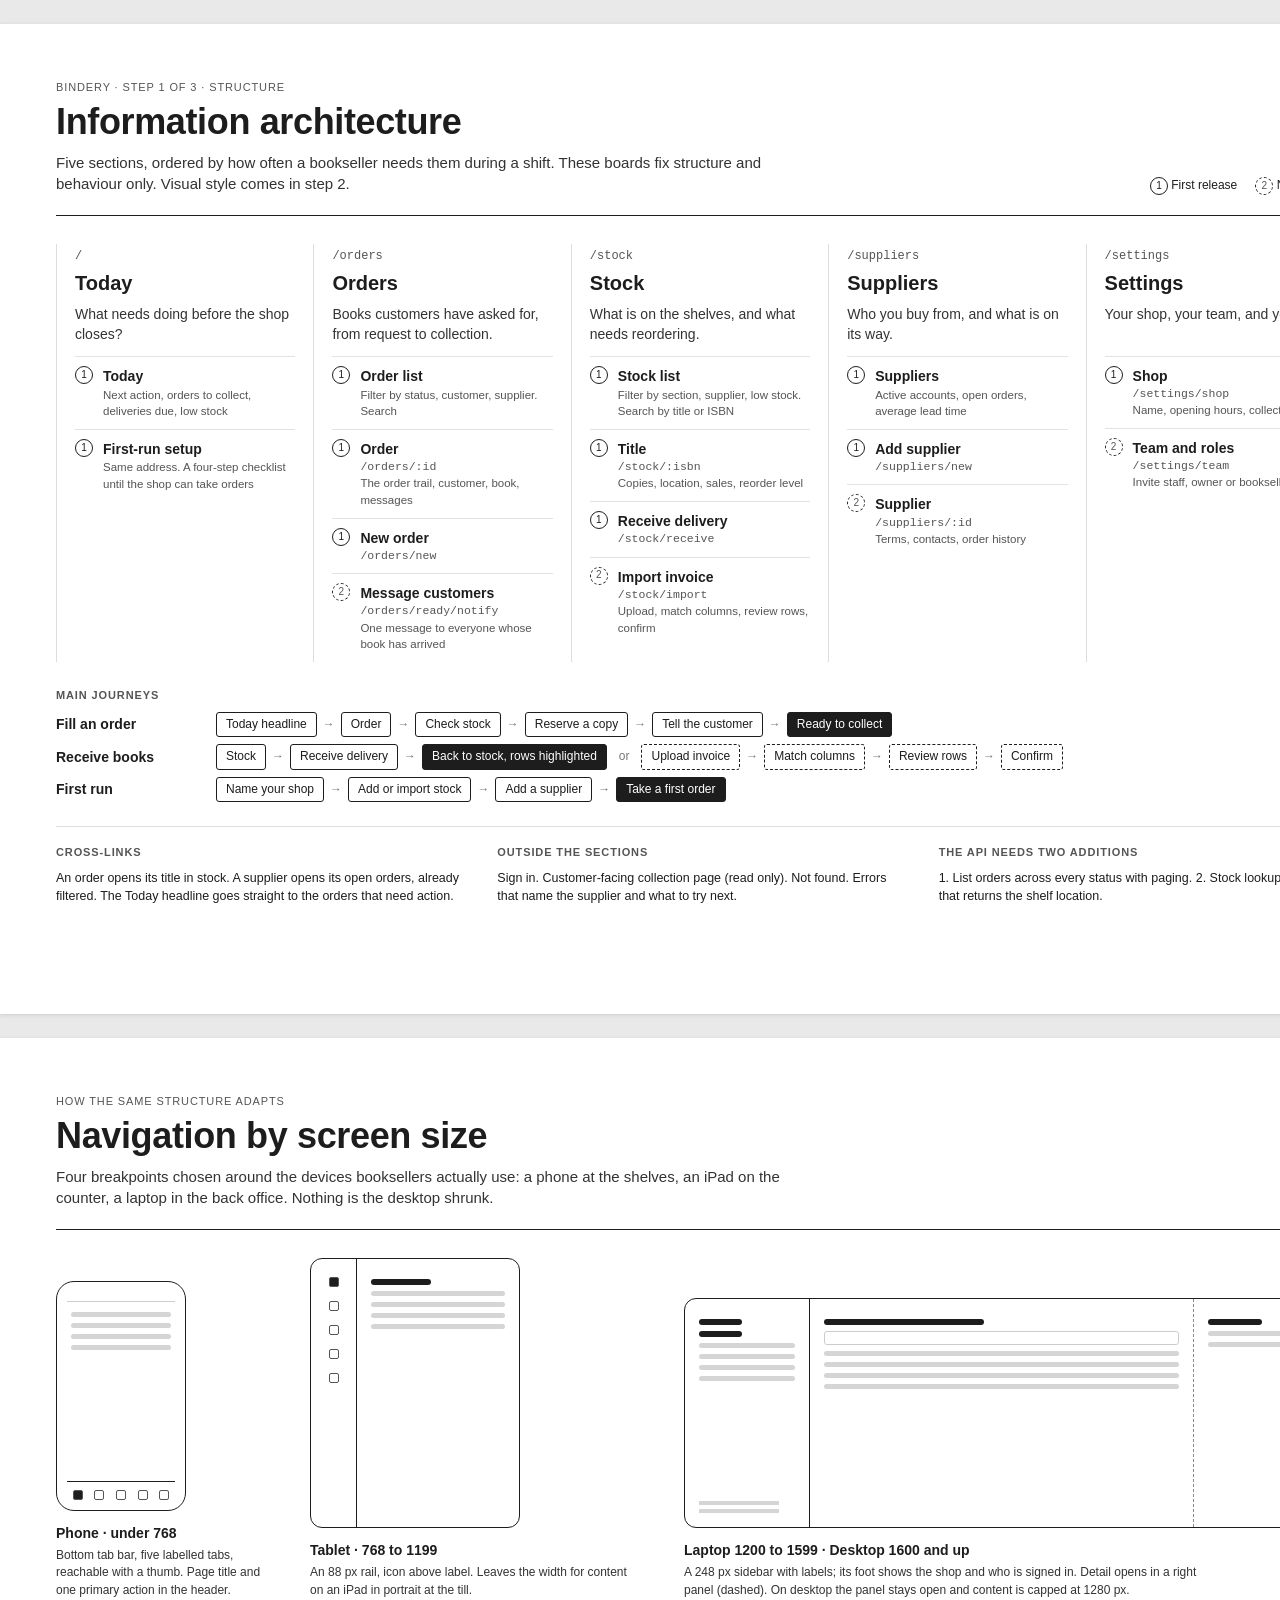
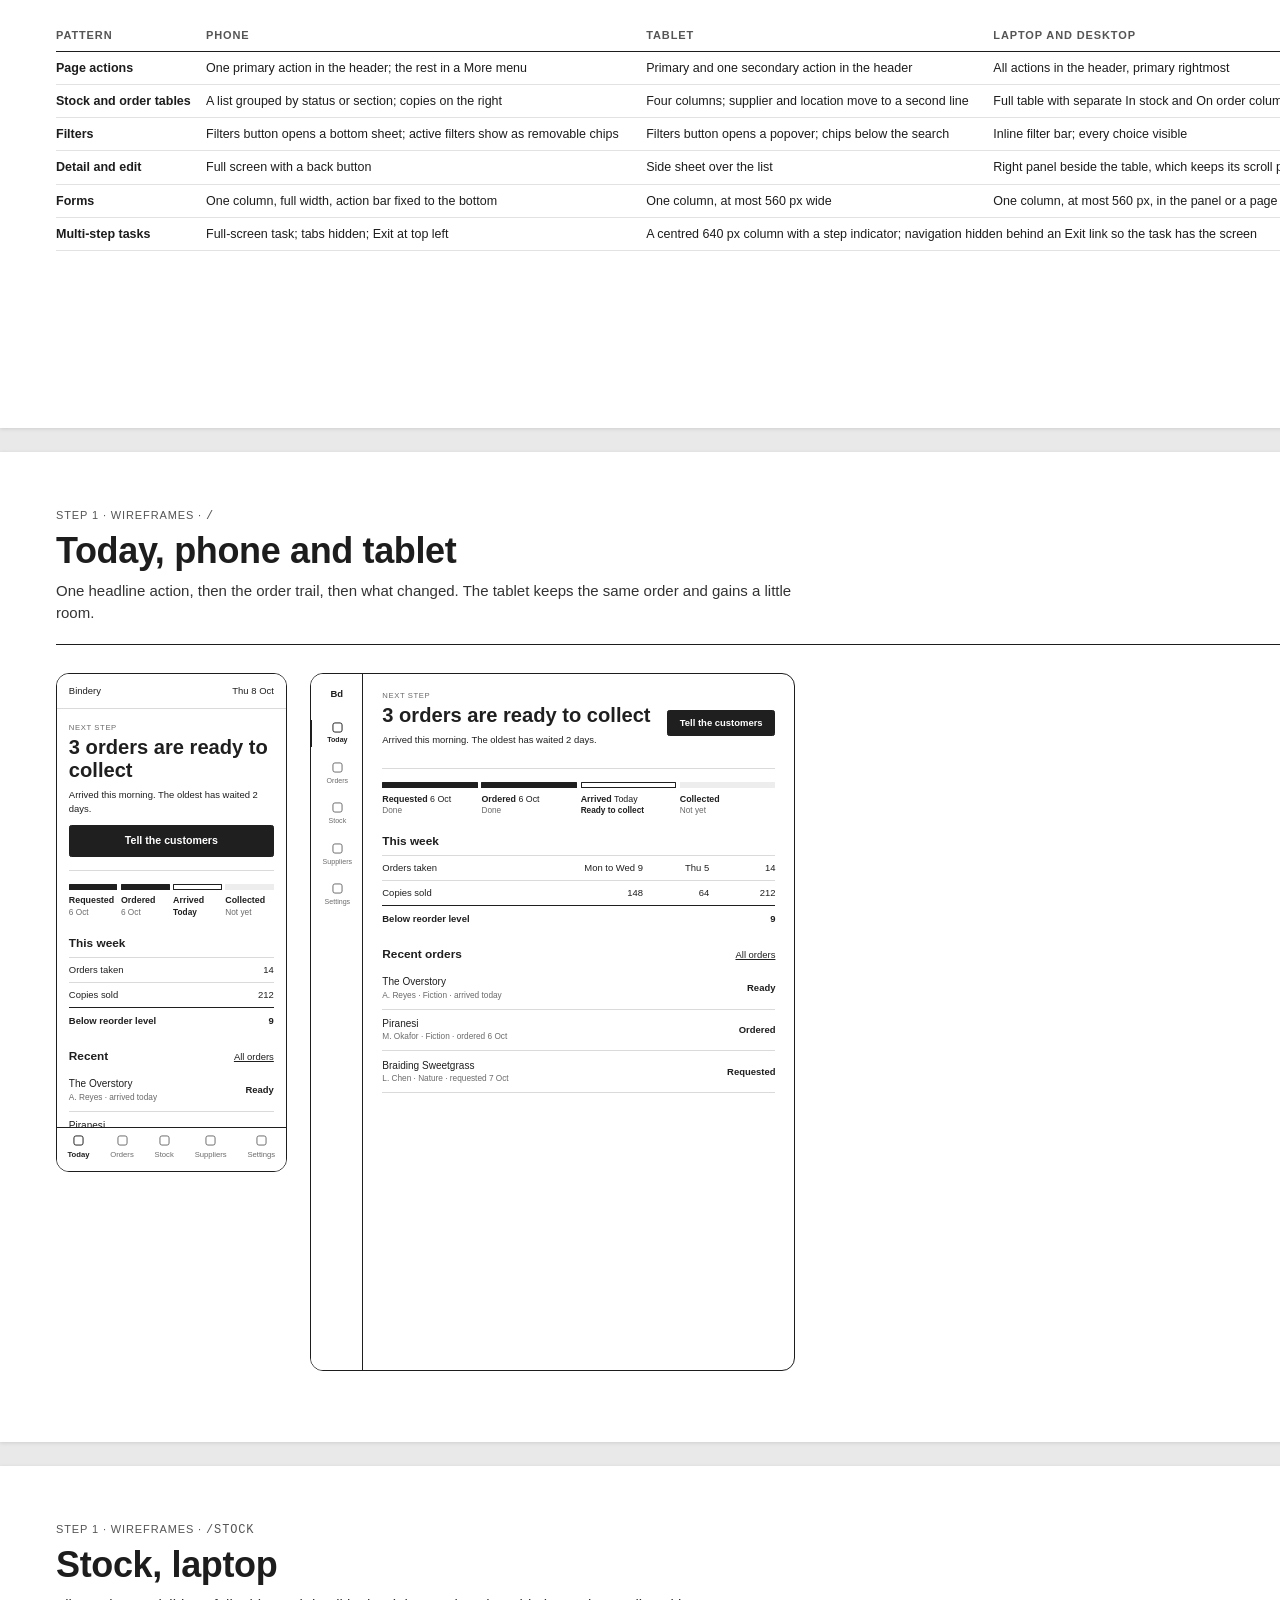
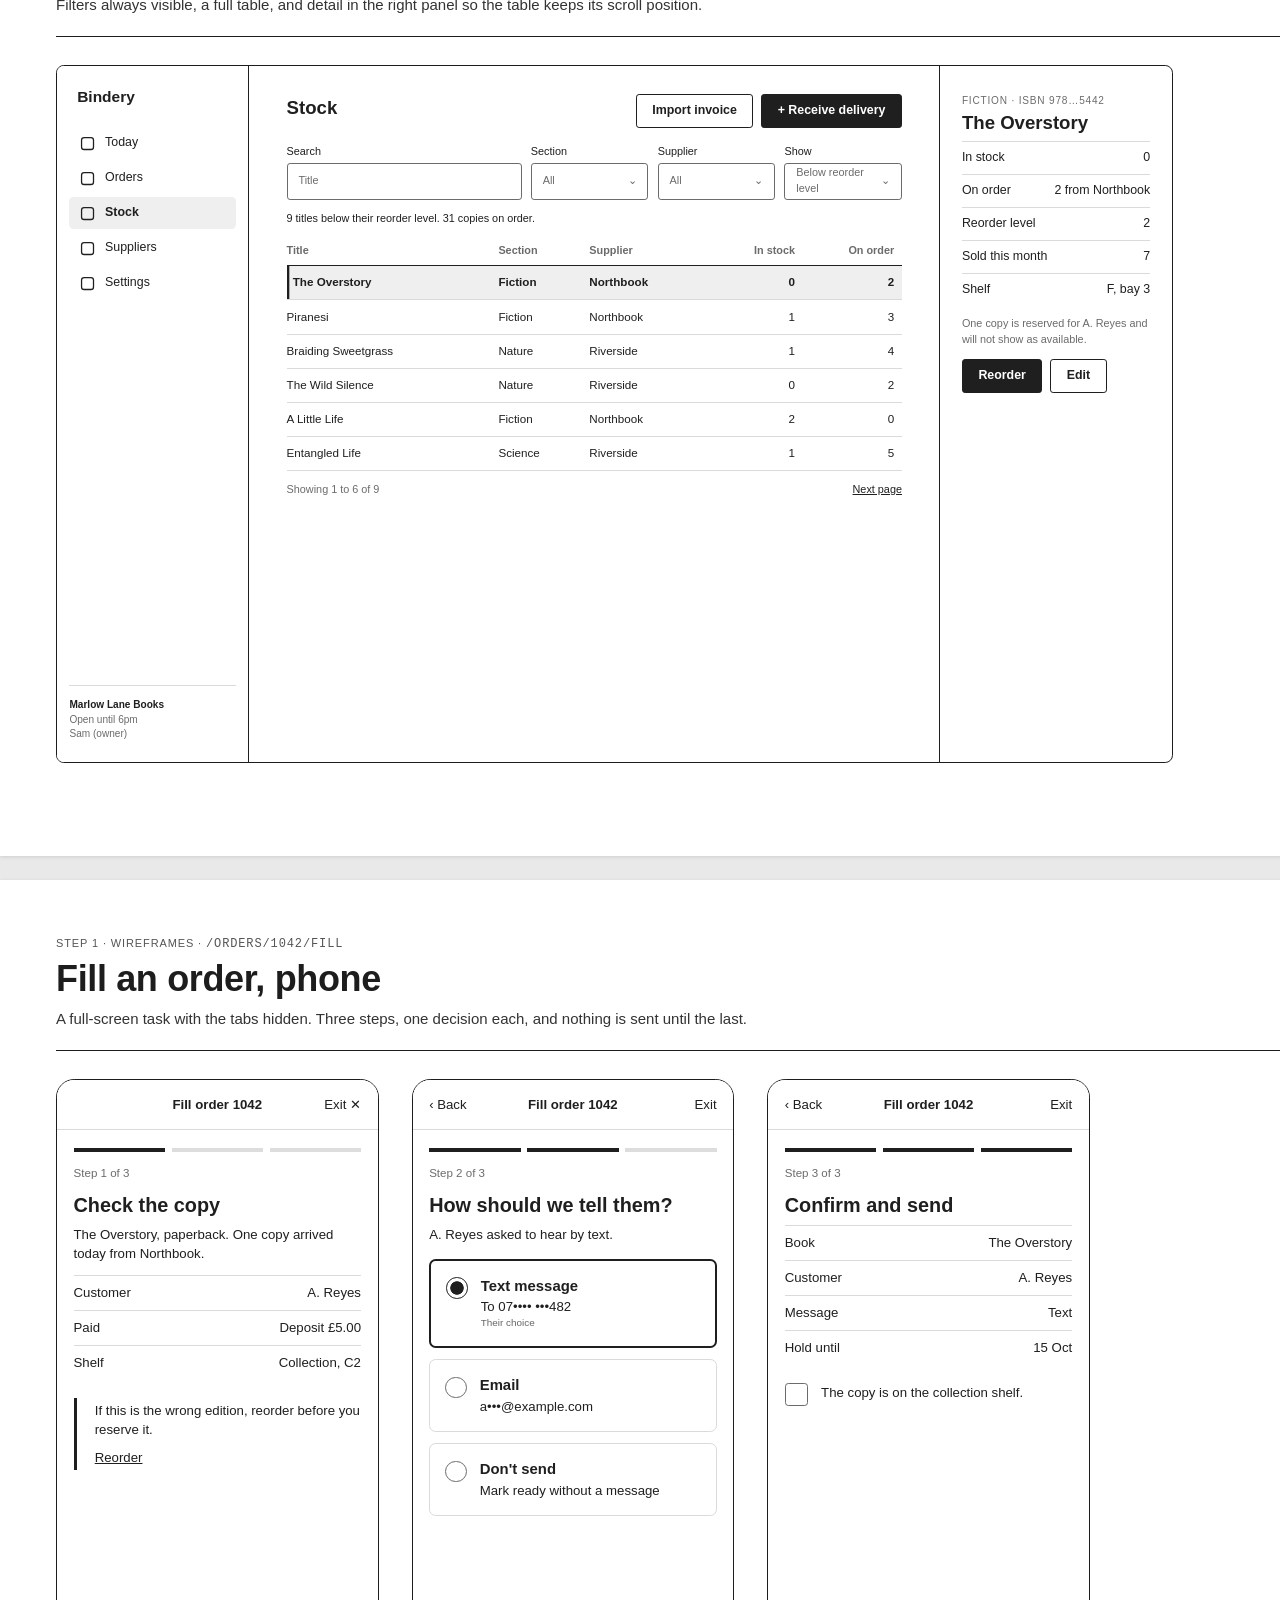
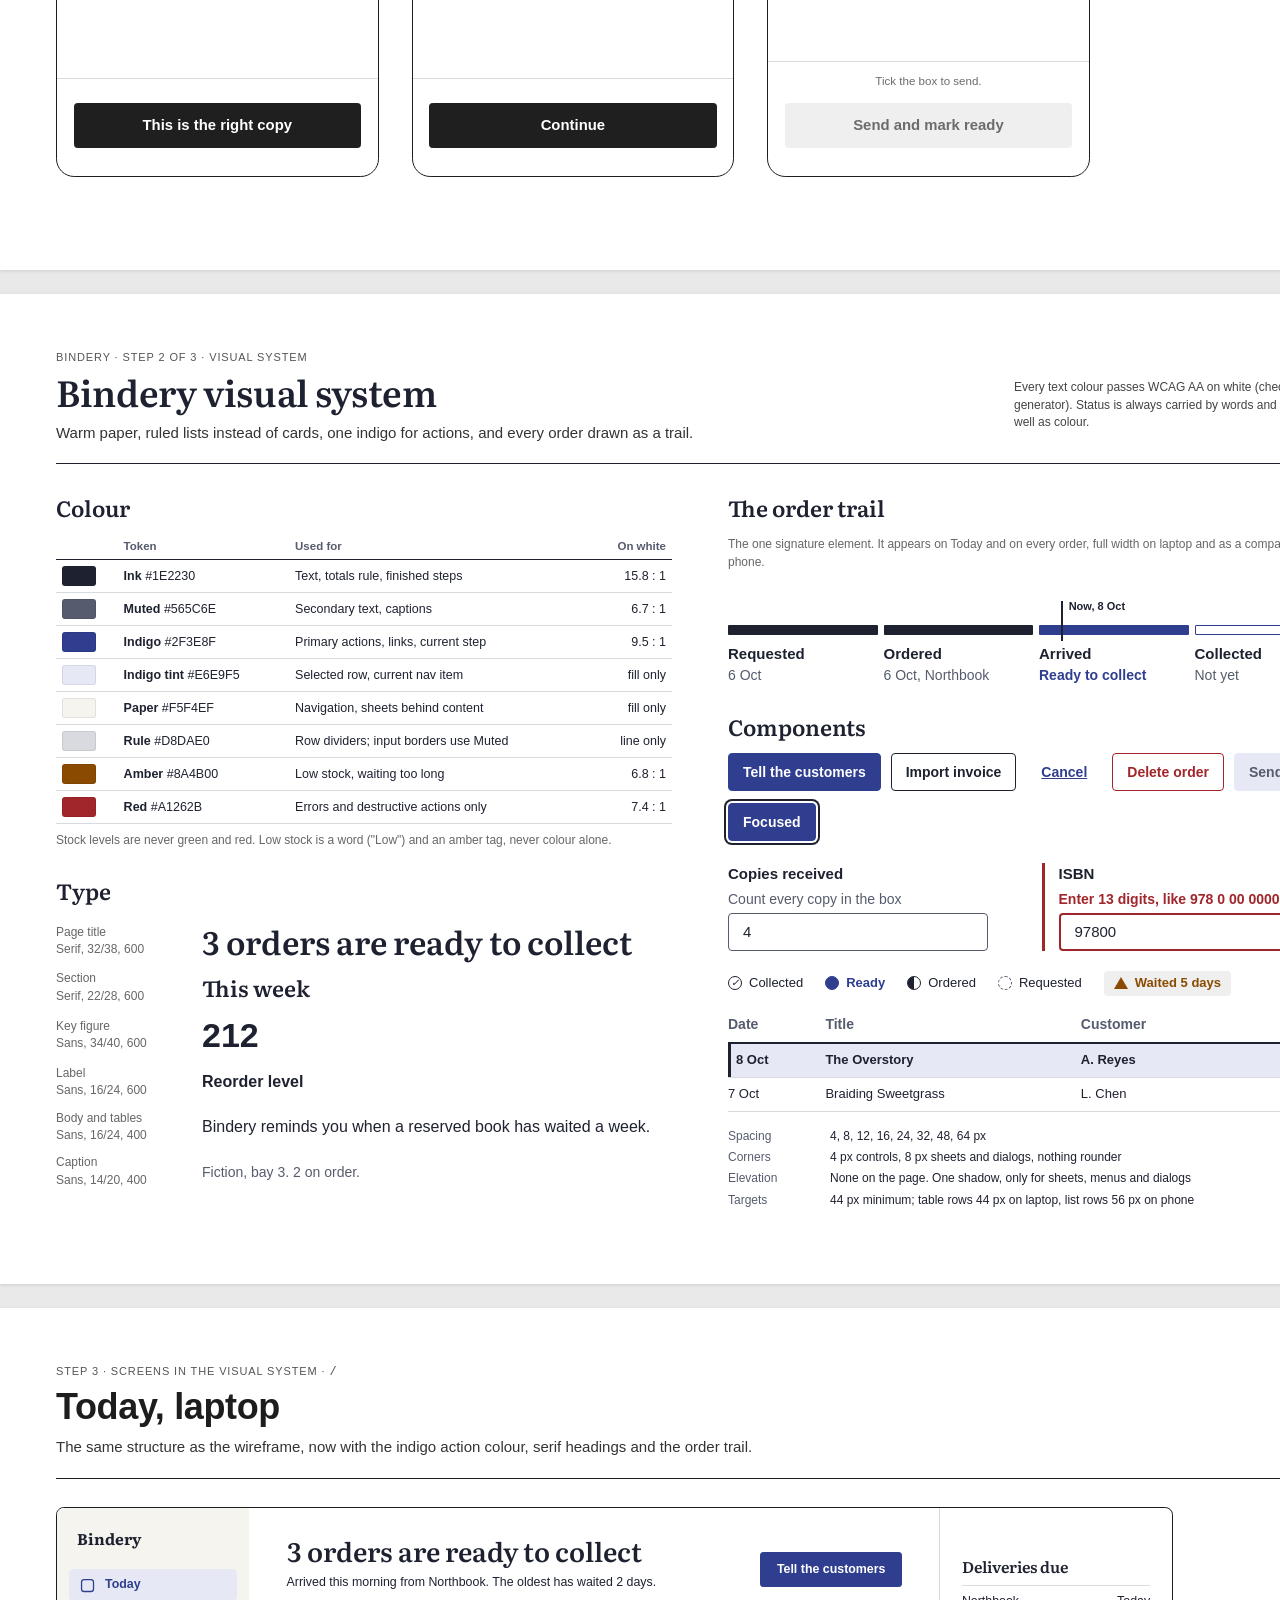
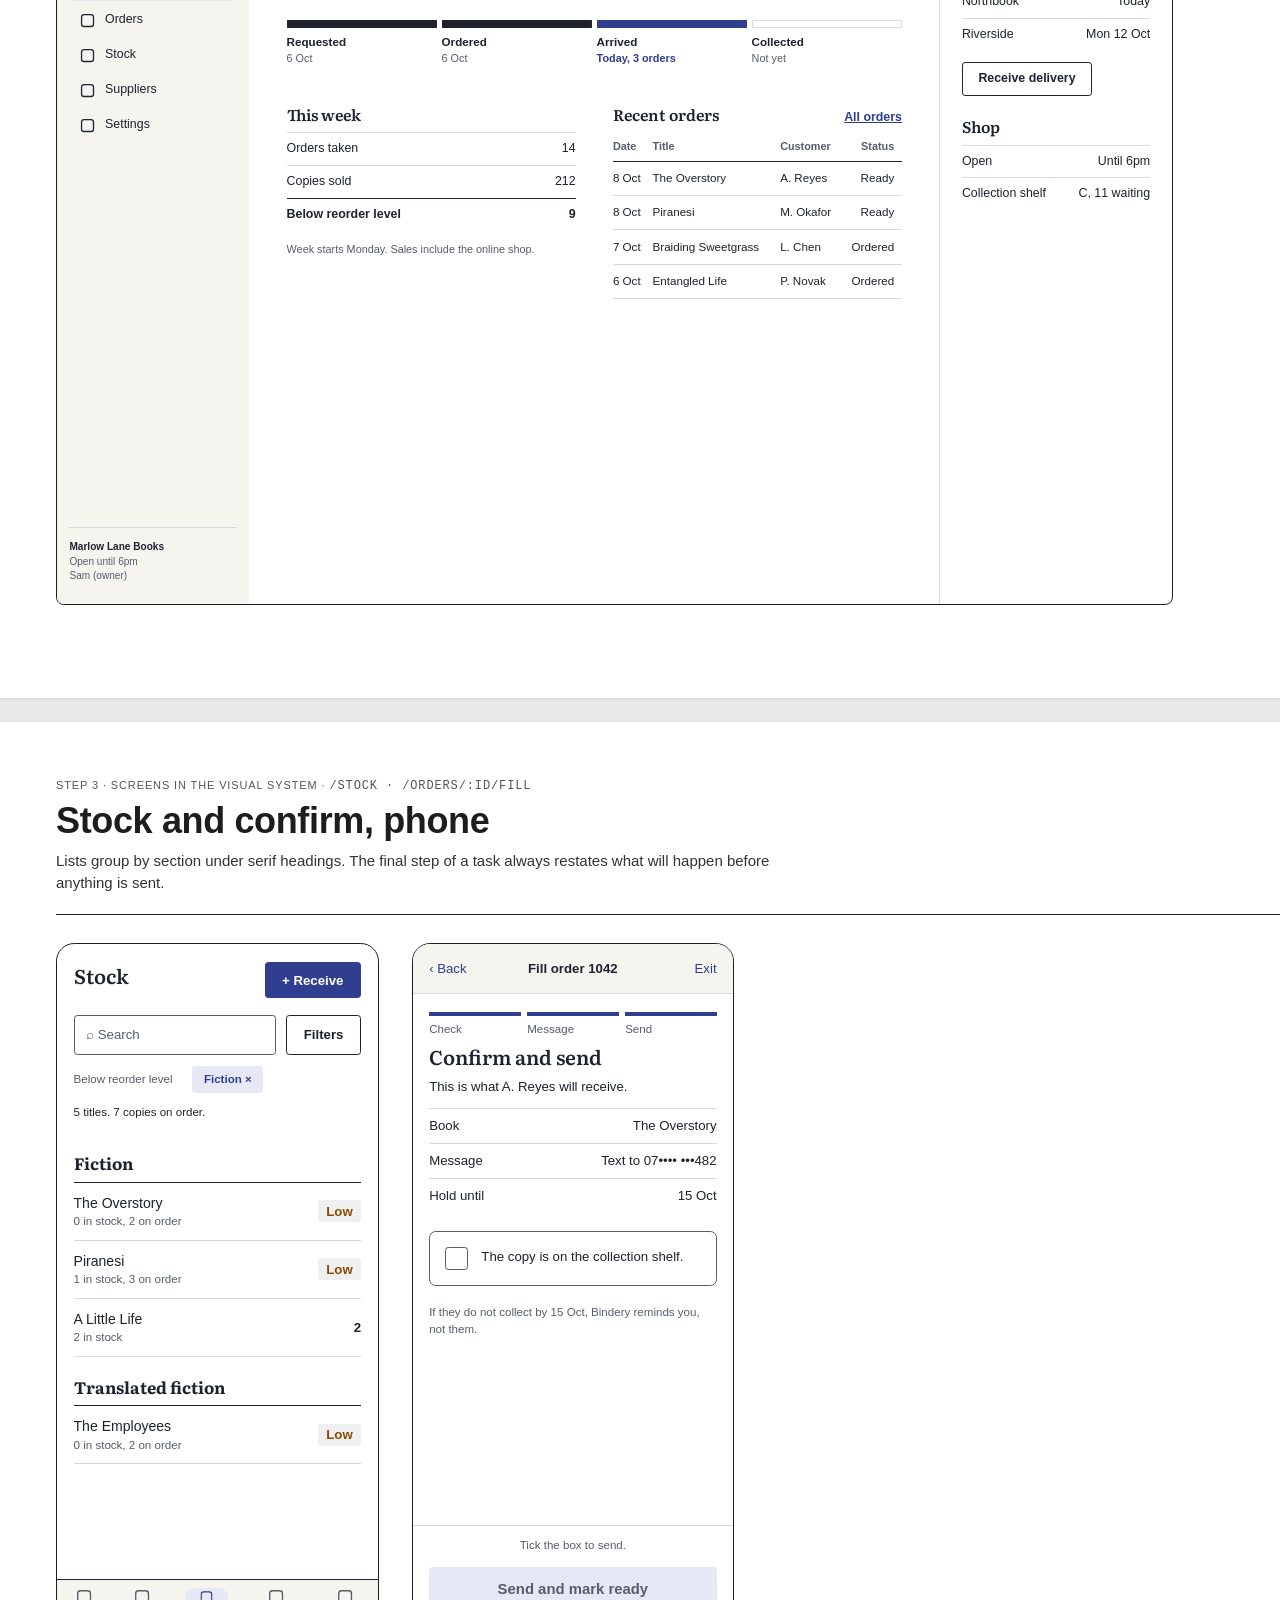
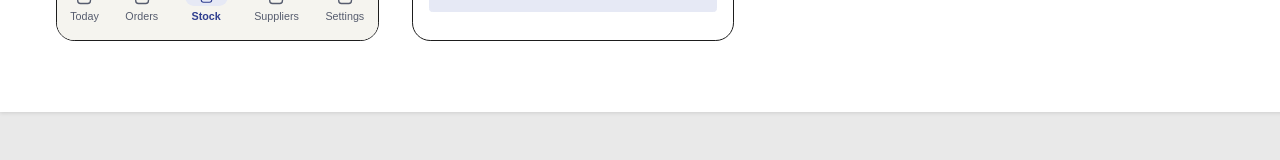
<file: examples/bindery/out/index.html>
<!doctype html>
<html lang="en">
<head>
<meta charset="utf-8">
<meta name="viewport" content="width=device-width, initial-scale=1">
<title>Bindery UX boards</title>
<link rel="stylesheet" href="https://fonts.googleapis.com/css2?family=Literata:opsz,wght@7..72,600&amp;family=Source+Sans+3:wght@400;600;700&amp;display=swap"><style>
@page { size: 1400px 990px; margin: 0; }
:root { --W: 1400px; --H: 990px; --PAD: 56px;
  --serif: Literata, Georgia, serif;
  --sans: &#39;Source Sans 3&#39;, &#39;Helvetica Neue&#39;, Arial, sans-serif; }
/* ux-boards stylesheet. Board chrome is neutral greyscale; screen frames read
   their colours from CSS variables so the same markup renders as a wireframe
   or in the project's visual system. */

* { box-sizing: border-box; }
html, body { margin: 0; background: #E9E9E9; }
body { font: 14px/1.45 'Helvetica Neue', Helvetica, Arial, sans-serif; color: #1D1D1D; -webkit-print-color-adjust: exact; print-color-adjust: exact; }
@media screen { body { padding: 24px 0; } .board { margin: 0 auto 24px; box-shadow: 0 1px 4px rgba(0,0,0,.12); } }
code { font: 12px/1.4 ui-monospace, Menlo, Consolas, monospace; color: #555; }
.small { font-size: 12px; }
.muted { color: #666; }

/* ---------------------------------------------------------------- board */
.board { width: var(--W); height: var(--H); padding: var(--PAD); background: #fff; overflow: hidden; break-after: page; position: relative; }
.bh { border-bottom: 1px solid #1D1D1D; padding-bottom: 20px; margin-bottom: 28px; }
.bh h1 { font-size: 36px; line-height: 1.1; margin: 6px 0 10px; letter-spacing: -.01em; }
.bh .lede { max-width: 760px; margin: 0; font-size: 15px; color: #333; }
.bh-row { display: flex; justify-content: space-between; align-items: flex-end; gap: 40px; }
.eyebrow, .label { font-size: 11px; letter-spacing: .08em; text-transform: uppercase; color: #555; }
.label { font-weight: 600; margin-bottom: 8px; }
.legend { display: flex; gap: 18px; font-size: 12px; white-space: nowrap; }
.legend.small { white-space: normal; max-width: 330px; color: #444; display: block; }
.mark { display: inline-flex; align-items: center; justify-content: center; width: 18px; height: 18px; border-radius: 50%; border: 1px solid #1D1D1D; font-size: 10px; flex: none; }
.mark.next { border-style: dashed; color: #555; }

/* ---------------------------------------------------------------- IA */
.ia { display: grid; grid-template-columns: repeat(var(--n), 1fr); border-left: 1px solid #DDD; }
.sec { padding: 0 18px; border-right: 1px solid #DDD; min-height: 360px; }
.sec h2 { font-size: 20px; margin: 4px 0 6px; }
.sec .q { margin: 0 0 12px; color: #333; min-height: 40px; }
.pg { display: flex; gap: 10px; padding: 9px 0; border-top: 1px solid #E2E2E2; }
.pg b { display: block; }
.pg > div > code, .pg > div > span { display: block; font-size: 11.5px; }
.pg > div > span { color: #555; }
.journeys { margin-top: 26px; }
.jr { display: grid; grid-template-columns: 160px 1fr; align-items: center; margin: 7px 0; }
.steps { display: flex; flex-wrap: wrap; gap: 6px; align-items: center; }
.step { border: 1px solid #1D1D1D; border-radius: 3px; padding: 3px 9px; font-size: 12px; }
.step.end { background: #1D1D1D; color: #fff; }
.step.next { border-style: dashed; }
.arr, .or { color: #777; font-size: 12px; }
.or { margin: 0 6px; }
.notes { display: grid; grid-template-columns: repeat(var(--n), 1fr); gap: 36px; margin-top: 24px; padding-top: 18px; border-top: 1px solid #DDD; }
.notes p { margin: 0; font-size: 12.5px; }

/* ---------------------------------------------------------------- breakpoints */
.devices { display: flex; gap: 44px; align-items: flex-end; margin-bottom: 22px; }
.devc h3 { font-size: 14px; margin: 12px 0 4px; }
.devc p { margin: 0; font-size: 12px; max-width: 520px; color: #333; }
.devc-phone { width: 210px; } .devc-tablet { width: 330px; } .devc-desktop, .devc-laptop { flex: 1; }
.sketch { border: 1.5px solid #1D1D1D; border-radius: 12px; display: flex; position: relative; overflow: hidden; }
.sketch i, .sketch b, .sketch em { display: block; height: 5px; background: #D5D5D5; border-radius: 3px; margin: 6px 0; }
.sketch b { background: #1D1D1D; width: 45%; height: 6px; }
.sketch em { height: 14px; background: none; border: 1px solid #CCC; }
.sk-phone { width: 130px; height: 230px; flex-direction: column; padding: 10px; border-radius: 18px; }
.sk-top { height: 10px; border-bottom: 1px solid #CCC; margin-bottom: 4px; }
.sk-lines { flex: 1; padding: 0 4px; }
.sk-tabs { display: flex; justify-content: space-around; border-top: 1px solid #1D1D1D; padding-top: 8px; }
.sk-tabs i, .sk-rail i { width: 10px; height: 10px; border: 1px solid #555; background: none; border-radius: 2px; margin: 0; }
.sk-tabs i.on, .sk-rail i.on { background: #1D1D1D; }
.sk-tablet { width: 210px; height: 270px; }
.sk-rail { width: 46px; border-right: 1px solid #1D1D1D; display: flex; flex-direction: column; align-items: center; gap: 14px; padding-top: 18px; }
.sk-tablet .sk-lines { padding: 14px; }
.sk-desktop, .sk-laptop { height: 230px; }
.sk-side { width: 125px; border-right: 1px solid #1D1D1D; padding: 14px; position: relative; }
.sk-side span { position: absolute; bottom: 14px; left: 14px; right: 30px; height: 12px; border-top: 4px solid #D5D5D5; border-bottom: 4px solid #D5D5D5; }
.sk-desktop .sk-lines, .sk-laptop .sk-lines { padding: 14px; }
.sk-panel { width: 150px; border-left: 1.5px dashed #888; padding: 14px; }
.ptable { width: 100%; border-collapse: collapse; font-size: 12.5px; }
.ptable th, .ptable td { text-align: left; vertical-align: top; padding: 7px 14px 7px 0; border-bottom: 1px solid #E2E2E2; }
.ptable thead th { font-size: 11px; letter-spacing: .08em; text-transform: uppercase; color: #555; border-bottom: 1px solid #1D1D1D; }
.ptable tbody th { width: 150px; }

/* ---------------------------------------------------------------- screen boards */
.frames { display: flex; gap: 40px; align-items: flex-start; }
.frames figure { margin: 0; }
.frames figcaption { font-size: 18px; color: #555; margin-top: 10px; }

/* device shell */
.dev { display: flex; background: var(--surface); color: var(--ink); font-family: var(--sans); font-size: 16px; line-height: 1.45; border: 2px solid #1D1D1D; border-radius: 22px; overflow: hidden; position: relative; }
.dev-desktop { border-radius: 10px; }
.wire .dev { font-family: 'Helvetica Neue', Helvetica, Arial, sans-serif; }
.dev .col { flex: 1; display: flex; flex-direction: column; min-width: 0; }
.dev .body { flex: 1; padding: 28px 32px; overflow: hidden; }
.dev-phone .body { padding: 22px 20px; }
.dev-desktop .body { padding: 36px 48px; }
.appbar { display: grid; grid-template-columns: 1fr auto 1fr; align-items: center; height: 60px; padding: 0 20px; border-bottom: 1px solid var(--rule); background: var(--shelf); font-size: 16px; }
.appbar .r { text-align: right; }
.appbar span { color: var(--primary); }
.wire .appbar span { color: var(--ink); }
.footer { padding: 14px 20px 18px; border-top: 1px solid var(--rule); }
.footer .b-text { text-align: center; margin: 0 0 10px; }

/* navigation */
.nicon { width: 22px; height: 22px; fill: none; stroke: currentColor; stroke-width: 1.5; flex: none; }
.ni { color: var(--muted); }
.ni.on { color: var(--ink); font-weight: 600; }
.tabs { display: flex; justify-content: space-around; border-top: 1px solid var(--ink); padding: 10px 0 18px; background: var(--shelf); }
.tabs .ni { display: flex; flex-direction: column; align-items: center; gap: 4px; font-size: 13px; }
.styled .tabs .ni.on { color: var(--primary); }
.styled .tabs .ni.on .nicon { background: var(--tint); border-radius: 12px; padding: 2px 14px; width: 52px; }
.rail { width: 88px; border-right: 1.5px solid var(--ink); display: flex; flex-direction: column; align-items: center; gap: 22px; padding-top: 22px; background: var(--shelf); }
.rail .brand { font-weight: 700; margin-bottom: 10px; }
.rail .ni { display: flex; flex-direction: column; align-items: center; gap: 3px; font-size: 12px; width: 100%; border-left: 3px solid transparent; padding: 2px 0; }
.rail .ni.on { border-left-color: var(--ink); }
.side { width: 248px; border-right: 1.5px solid var(--ink); padding: 26px 16px; display: flex; flex-direction: column; gap: 4px; background: var(--shelf); }
.styled .side { border-right: 0; }
.side .brand { font-size: 20px; font-weight: 700; margin: 0 10px 20px; font-family: var(--serif); }
.wire .side .brand { font-family: inherit; }
.side .ni { display: flex; align-items: center; gap: 12px; padding: 9px 12px; border-radius: 6px; color: var(--ink); }
.side .ni.on { background: var(--tint); }
.styled .side .ni.on { color: var(--primary); }
.side .foot { margin-top: auto; border-top: 1px solid var(--rule); padding-top: 16px; font-size: 13px; color: var(--muted); }
.side .foot .b { color: var(--ink); font-weight: 700; }
.panel { width: 300px; border-left: 1px solid var(--rule); padding: 36px 28px; }
.wire .panel { border-left: 1.5px solid var(--ink); }

/* blocks */
.b-eyebrow { font-size: 13px; letter-spacing: .08em; text-transform: uppercase; color: var(--muted); margin-bottom: 4px; }
.b-title { font-size: 34px; line-height: 1.15; margin: 0 0 10px; font-weight: 700; }
.b-title.small { font-size: 24px; }
.styled .b-title, .styled .b-heading h2, .styled .group, .styled .ruled-title { font-family: var(--serif); font-weight: 600; }
.b-heading { display: flex; justify-content: space-between; align-items: baseline; margin: 26px 0 8px; }
.b-heading h2 { font-size: 20px; margin: 0; }
.b-heading .aside { font-weight: 400; color: var(--muted); }
.b-text { margin: 0 0 14px; }
.b-text.muted { color: var(--muted); }
.b-text.small { font-size: 14px; }
.link { text-decoration: underline; color: var(--primary); font-weight: 600; }
.wire .link { font-weight: 400; color: var(--ink); }
.b-button { margin: 16px 0; }
.b-buttons { display: flex; gap: 10px; flex-wrap: wrap; align-items: center; }
.b-header { display: flex; justify-content: space-between; align-items: center; gap: 24px; margin-bottom: 20px; }
.btn { display: inline-flex; align-items: center; justify-content: center; gap: 8px; min-height: 44px; padding: 0 20px; border-radius: 4px; font-weight: 700; font-size: 16px; border: 1.5px solid var(--ink); background: var(--surface); color: var(--ink); }
.btn.primary { background: var(--primary); border-color: var(--primary); color: var(--primary-ink); }
.btn.ghost { border-color: transparent; background: none; text-decoration: underline; color: var(--primary); }
.btn.danger { border-color: var(--danger); color: var(--danger); font-weight: 600; }
.btn.disabled { background: var(--tint); border-color: var(--tint); color: var(--muted); }
.btn.focused { background: var(--primary); color: var(--primary-ink); border-color: var(--primary); box-shadow: 0 0 0 2px var(--surface), 0 0 0 4px var(--ink); }
.btn.full { display: flex; width: 100%; min-height: 54px; font-size: 18px; }
.ico { font-weight: 400; }

.seg { position: relative; display: grid; grid-template-columns: repeat(var(--n), 1fr); gap: 6px; margin: 22px 0; }
.seg .ticks { grid-column: 1 / -1; display: flex; justify-content: space-between; font-size: 12px; color: var(--muted); }
.seg.has-marker { padding-top: 24px; }
.seg .marker { position: absolute; top: 0; height: 40px; border-left: 2px solid var(--ink); z-index: 1; }
.seg .marker span { position: absolute; top: 0; left: 6px; line-height: 1; font-size: 11px; font-weight: 700; white-space: nowrap; background: var(--surface); }
.bar { height: 10px; border-radius: 1px; }
.bar.done { background: var(--ink); }
.bar.current { background: var(--primary); }
.wire .bar.current { background: var(--surface); border: 2px solid var(--ink); }
.bar.progress { background: var(--surface); border: 1.5px solid var(--primary); }
.wire .bar.progress { background: #CFCFCF; border: 0; }
.bar.todo { background: var(--surface); border: 1px solid var(--rule); }
.wire .bar.todo { background: #EDEDED; border: 0; }
.seglabel { font-size: 15px; margin-top: 8px; }
.segsub { font-size: 14px; color: var(--muted); }
.segsub.strong { color: var(--primary); font-weight: 600; }
.wire .segsub.strong { color: var(--ink); }

.rows { margin: 4px 0 14px; }
.row { display: flex; gap: 16px; padding: 9px 0; border-top: 1px solid var(--rule); }
.row > span:first-child { flex: 1; }
.row .num { min-width: 96px; text-align: right; }
.row.strong { border-top: 2px solid var(--ink); font-weight: 700; }
.row.muted { color: var(--muted); font-size: 14px; border-top: 0; padding-top: 2px; }
.row.indent { padding-left: 16px; color: var(--muted); font-size: 14px; border-top: 0; padding-top: 3px; padding-bottom: 3px; }
.num { font-variant-numeric: tabular-nums; white-space: nowrap; }

.list .group { font-size: 13px; font-weight: 700; letter-spacing: .08em; text-transform: uppercase; color: var(--muted); padding: 22px 0 8px; border-bottom: 2px solid var(--ink); }
.styled .list .group { text-transform: none; letter-spacing: 0; font-size: 20px; color: var(--ink); }
.li { display: flex; justify-content: space-between; align-items: center; gap: 16px; padding: 12px 0; border-bottom: 1px solid var(--rule); min-height: 56px; }
.li-title { font-size: 17px; }
.li-meta { font-size: 14px; color: var(--muted); }
.li-value { font-weight: 600; }
.li-value.warn { background: var(--warning-bg); color: var(--warning); padding: 2px 10px; border-radius: 4px; }
.wire .li-value.warn { border: 1px solid var(--ink); }

.t { width: 100%; border-collapse: collapse; font-size: 15px; }
.t th { text-align: left; font-weight: 600; color: var(--muted); font-size: 14px; padding: 8px 10px 8px 0; border-bottom: 2px solid var(--ink); }
.t td { padding: 10px 10px 10px 0; border-bottom: 1px solid var(--rule); height: 44px; }
.t .r { text-align: right; }
.t tr.hl td { background: var(--tint); font-weight: 600; }
.t tr.hl td:first-child { box-shadow: inset 3px 0 0 var(--ink); padding-left: 8px; }
.t tr.grp td { font-size: 13px; font-weight: 700; letter-spacing: .08em; text-transform: uppercase; color: var(--muted); padding-top: 16px; }
.t-foot { display: flex; justify-content: space-between; margin-top: 14px; font-size: 14px; color: var(--muted); }
.t-foot span:last-child { text-decoration: underline; color: var(--primary); }

.stepper { display: grid; grid-template-columns: repeat(var(--n), 1fr); gap: 8px; margin-bottom: 10px; }
.stepper .st { border-top: 5px solid #DDD; padding-top: 6px; font-size: 14px; color: var(--muted); }
.stepper .st.on { border-top-color: var(--primary); }
.wire .stepper .st.on { border-top-color: var(--ink); }
.stepper .st.on:last-of-type, .stepper .st.on + .st:not(.on) { }

.choices { display: flex; flex-direction: column; gap: 14px; margin: 18px 0; }
.choice { display: flex; gap: 16px; border: 1.5px solid var(--rule); border-radius: 8px; padding: 18px; }
.choice.on { border: 2.5px solid var(--ink); }
.choice b { font-size: 18px; }
.radio { width: 26px; height: 26px; border-radius: 50%; border: 1.5px solid var(--muted); flex: none; margin-top: 2px; }
.choice.on .radio { border: 2px solid var(--ink); background: radial-gradient(var(--ink) 45%, transparent 50%); }
.check { display: flex; gap: 16px; align-items: flex-start; margin: 22px 0; }
.check.boxed { border: 1.5px solid var(--muted); border-radius: 8px; padding: 18px; }
.box { width: 28px; height: 28px; border: 1.5px solid var(--muted); border-radius: 4px; flex: none; }
.callout { border-left: 4px solid var(--ink); padding: 4px 0 4px 22px; margin: 22px 0; }
.callout p { margin: 0 0 10px; }
.chips { display: flex; gap: 10px; flex-wrap: wrap; margin: 14px 0; }
.chip { border-radius: 20px; background: #EEE; padding: 6px 14px; font-size: 14px; }
.chip.on { background: var(--surface); border: 1.5px solid var(--ink); }
.styled .chip { background: none; padding-left: 0; color: var(--muted); }
.styled .chip.on { background: var(--tint); border: 0; border-radius: 4px; padding-left: 14px; color: var(--primary); font-weight: 700; }
.search { display: flex; gap: 12px; margin: 10px 0; }
.input { display: flex; align-items: center; min-height: 48px; padding: 0 14px; border: 1.5px solid var(--muted); border-radius: 4px; flex: 1; color: var(--muted); background: var(--surface); }
.input.select::after { content: '⌄'; margin-left: auto; }
.filters { display: flex; gap: 12px; margin: 8px 0 14px; }
.filters label { display: flex; flex-direction: column; gap: 4px; font-size: 14px; flex: 1; }
.filters label:first-child { flex: 2; }
.fields { display: flex; gap: 28px; }
.field { display: flex; flex-direction: column; gap: 4px; margin: 10px 0; flex: 1; }
.field .hint { font-size: 14px; color: var(--muted); }
.field .input { color: var(--ink); max-width: 260px; }
.field.error { border-left: 3px solid var(--danger); padding-left: 14px; }
.field .err { color: var(--danger); font-weight: 600; font-size: 14px; }
.field.error .input { border: 2px solid var(--danger); }
.status { display: flex; gap: 22px; flex-wrap: wrap; align-items: center; font-size: 14px; margin: 18px 0; }
.status span { display: inline-flex; align-items: center; gap: 7px; }
.status i { width: 14px; height: 14px; border-radius: 50%; border: 1.5px solid var(--ink); display: inline-block; }
.status .st-check i { background: var(--surface); }
.status .st-check i::after { content: '✓'; font-size: 10px; display: block; text-align: center; line-height: 11px; }
.status .st-dot { color: var(--primary); font-weight: 700; }
.status .st-dot i { background: var(--primary); border-color: var(--primary); }
.status .st-half i { background: linear-gradient(90deg, var(--ink) 50%, transparent 50%); }
.status .st-dashed i { border-style: dashed; border-color: var(--muted); }
.status .st-warn { background: var(--warning-bg); color: var(--warning); padding: 3px 10px; border-radius: 4px; font-weight: 600; }
.status .st-warn i { border-radius: 0; border: 0; width: 0; height: 0; border-left: 7px solid transparent; border-right: 7px solid transparent; border-bottom: 12px solid var(--warning); }
.checklist div { padding: 3px 0; }
.success .tick { display: inline-flex; width: 76px; height: 76px; border: 2px solid var(--ink); border-radius: 50%; align-items: center; justify-content: center; font-size: 30px; margin-bottom: 18px; }
.code { font: 600 30px/1.3 ui-monospace, Menlo, Consolas, monospace; letter-spacing: .04em; margin: 4px 0 14px; word-break: break-all; }
.divider { border: 0; border-top: 1px solid var(--rule); margin: 22px 0; }
.b-cols { display: grid; grid-template-columns: repeat(var(--n), 1fr); gap: 48px; }
.b-unknown { border: 2px dashed red; color: red; padding: 6px; }

/* ---------------------------------------------------------------- visual system */
.vis { color: var(--ink); }
.vis .serif { font-family: var(--serif); font-weight: 600; }
.vis .bh { border-bottom-color: var(--ink); }
.vis h2 { font-size: 22px; margin: 0 0 10px; }
.vis-grid h2:not(:first-child) { margin-top: 26px; }
.vis-grid { display: grid; grid-template-columns: 1fr 1fr; gap: 56px; font-family: var(--sans); }
.ctable { width: 100%; border-collapse: collapse; font-size: 12.5px; margin-bottom: 8px; }
.ctable th { text-align: left; font-weight: 600; font-size: 11.5px; color: var(--muted); padding: 4px 6px; border-bottom: 1px solid var(--ink); }
.ctable td { padding: 6px; border-bottom: 1px solid var(--rule); }
.ctable .r { text-align: right; white-space: nowrap; }
.ctable .fail { color: #B00020; font-weight: 700; }
.sw { display: flex; align-items: center; justify-content: center; width: 34px; height: 20px; border-radius: 3px; border: 1px solid rgba(0,0,0,.08); }
.sw i { width: 20px; height: 8px; display: block; }
.rule-note { margin: 4px 0; }
.tscale { margin-top: 4px; }
.tscale .tr { display: grid; grid-template-columns: 130px 1fr; gap: 16px; align-items: center; padding: 5px 0; }
.sig { margin-bottom: 18px; }
.sig .seg { margin-top: 30px; }
.comps { font-size: 15px; }
.comps .b-buttons { margin-bottom: 12px; }
.comps .btn { font-size: 14px; min-height: 38px; padding: 0 14px; }
.comps .field .input { min-height: 38px; }
.comps .t { font-size: 13px; }
.comps .t td { height: 34px; padding: 6px 8px 6px 0; }
.comps .status { margin: 10px 0; font-size: 13px; }
.tokens { display: grid; grid-template-columns: 90px 1fr; gap: 4px 12px; font-size: 12px; margin: 16px 0 0; }
.tokens dt { color: var(--muted); }
.tokens dd { margin: 0; }

</style>
</head>
<body>

<section class="board" data-name="Information architecture" data-slug="information-architecture">
  <header class="bh">
    <div class="eyebrow">Bindery · Step 1 of 3 · Structure</div>
    <div class="bh-row">
      <div><h1>Information architecture</h1><p class="lede">Five sections, ordered by how often a bookseller needs them during a shift. These boards fix structure and behaviour only. Visual style comes in step 2.</p></div>
      <div class="legend"><span><span class="mark" title="First release">1</span> First release</span><span><span class="mark next" title="Next release">2</span> Next release</span></div>
    </div>
  </header>
  <div class="ia" style="--n: 5">
    <div class="sec">
      <code>/</code>
      <h2>Today</h2>
<p class="q">What needs doing before the shop closes?</p>      <div class="pg"><span class="mark" title="First release">1</span><div><b>Today</b><span>Next action, orders to collect, deliveries due, low stock</span></div></div>
      <div class="pg"><span class="mark" title="First release">1</span><div><b>First-run setup</b><span>Same address. A four-step checklist until the shop can take orders</span></div></div>
    </div>
    <div class="sec">
      <code>/orders</code>
      <h2>Orders</h2>
<p class="q">Books customers have asked for, from request to collection.</p>      <div class="pg"><span class="mark" title="First release">1</span><div><b>Order list</b><span>Filter by status, customer, supplier. Search</span></div></div>
      <div class="pg"><span class="mark" title="First release">1</span><div><b>Order</b><code>/orders/:id</code><span>The order trail, customer, book, messages</span></div></div>
      <div class="pg"><span class="mark" title="First release">1</span><div><b>New order</b><code>/orders/new</code></div></div>
      <div class="pg"><span class="mark next" title="Next release">2</span><div><b>Message customers</b><code>/orders/ready/notify</code><span>One message to everyone whose book has arrived</span></div></div>
    </div>
    <div class="sec">
      <code>/stock</code>
      <h2>Stock</h2>
<p class="q">What is on the shelves, and what needs reordering.</p>      <div class="pg"><span class="mark" title="First release">1</span><div><b>Stock list</b><span>Filter by section, supplier, low stock. Search by title or ISBN</span></div></div>
      <div class="pg"><span class="mark" title="First release">1</span><div><b>Title</b><code>/stock/:isbn</code><span>Copies, location, sales, reorder level</span></div></div>
      <div class="pg"><span class="mark" title="First release">1</span><div><b>Receive delivery</b><code>/stock/receive</code></div></div>
      <div class="pg"><span class="mark next" title="Next release">2</span><div><b>Import invoice</b><code>/stock/import</code><span>Upload, match columns, review rows, confirm</span></div></div>
    </div>
    <div class="sec">
      <code>/suppliers</code>
      <h2>Suppliers</h2>
<p class="q">Who you buy from, and what is on its way.</p>      <div class="pg"><span class="mark" title="First release">1</span><div><b>Suppliers</b><span>Active accounts, open orders, average lead time</span></div></div>
      <div class="pg"><span class="mark" title="First release">1</span><div><b>Add supplier</b><code>/suppliers/new</code></div></div>
      <div class="pg"><span class="mark next" title="Next release">2</span><div><b>Supplier</b><code>/suppliers/:id</code><span>Terms, contacts, order history</span></div></div>
    </div>
    <div class="sec">
      <code>/settings</code>
      <h2>Settings</h2>
<p class="q">Your shop, your team, and your till.</p>      <div class="pg"><span class="mark" title="First release">1</span><div><b>Shop</b><code>/settings/shop</code><span>Name, opening hours, collection shelf</span></div></div>
      <div class="pg"><span class="mark next" title="Next release">2</span><div><b>Team and roles</b><code>/settings/team</code><span>Invite staff, owner or bookseller</span></div></div>
    </div>
  </div>
  <div class="journeys"><div class="label">Main journeys</div>
    <div class="jr"><b>Fill an order</b><div class="steps">
<span class="step">Today headline</span>
<span class="arr">→</span><span class="step">Order</span>
<span class="arr">→</span><span class="step">Check stock</span>
<span class="arr">→</span><span class="step">Reserve a copy</span>
<span class="arr">→</span><span class="step">Tell the customer</span>
<span class="arr">→</span><span class="step end">Ready to collect</span>
    </div></div>
    <div class="jr"><b>Receive books</b><div class="steps">
<span class="step">Stock</span>
<span class="arr">→</span><span class="step">Receive delivery</span>
<span class="arr">→</span><span class="step end">Back to stock, rows highlighted</span>
<span class="or">or</span><span class="step next">Upload invoice</span>
<span class="arr">→</span><span class="step next">Match columns</span>
<span class="arr">→</span><span class="step next">Review rows</span>
<span class="arr">→</span><span class="step next">Confirm</span>
    </div></div>
    <div class="jr"><b>First run</b><div class="steps">
<span class="step">Name your shop</span>
<span class="arr">→</span><span class="step">Add or import stock</span>
<span class="arr">→</span><span class="step">Add a supplier</span>
<span class="arr">→</span><span class="step end">Take a first order</span>
    </div></div>
  </div>
  <div class="notes" style="--n: 3"><div><div class="label">Cross-links</div><p>An order opens its title in stock. A supplier opens its open orders, already filtered. The Today headline goes straight to the orders that need action.</p></div><div><div class="label">Outside the sections</div><p>Sign in. Customer-facing collection page (read only). Not found. Errors that name the supplier and what to try next.</p></div><div><div class="label">The API needs two additions</div><p>1. List orders across every status with paging. 2. Stock lookup by ISBN that returns the shelf location.</p></div></div>
</section>

<section class="board" data-name="Navigation by screen size" data-slug="navigation-by-screen-size">
  <header class="bh">
    <div class="eyebrow">How the same structure adapts</div>
    <h1>Navigation by screen size</h1>
<p class="lede">Four breakpoints chosen around the devices booksellers actually use: a phone at the shelves, an iPad on the counter, a laptop in the back office. Nothing is the desktop shrunk.</p>  </header>
  <div class="devices">
    <div class="devc devc-phone">
      <div class="sketch sk-phone">
<div class="sk-top"></div><div class="sk-lines"><i></i><i></i><i></i><i></i></div><div class="sk-tabs"><i class="on"></i><i class=""></i><i class=""></i><i class=""></i><i class=""></i></div>
      </div>
      <h3>Phone · under 768</h3>
      <p>Bottom tab bar, five labelled tabs, reachable with a thumb. Page title and one primary action in the header.</p>
    </div>
    <div class="devc devc-tablet">
      <div class="sketch sk-tablet">
<div class="sk-rail"><i class="on"></i><i class=""></i><i class=""></i><i class=""></i><i class=""></i></div><div class="sk-lines"><b></b><i></i><i></i><i></i><i></i></div>
      </div>
      <h3>Tablet · 768 to 1199</h3>
      <p>An 88 px rail, icon above label. Leaves the width for content on an iPad in portrait at the till.</p>
    </div>
    <div class="devc devc-desktop">
      <div class="sketch sk-desktop">
<div class="sk-side"><b></b><b></b><i></i><i></i><i></i><i></i><span></span></div><div class="sk-lines"><b></b><em></em><i></i><i></i><i></i><i></i></div><div class="sk-panel"><b></b><i></i><i></i></div>      </div>
      <h3>Laptop 1200 to 1599 · Desktop 1600 and up</h3>
      <p>A 248 px sidebar with labels; its foot shows the shop and who is signed in. Detail opens in a right panel (dashed). On desktop the panel stays open and content is capped at 1280 px.</p>
    </div>
  </div>
  <table class="ptable"><thead><tr><th>Pattern</th><th>Phone</th><th>Tablet</th><th>Laptop and desktop</th></tr></thead><tbody>
<tr><th>Page actions</th><td>One primary action in the header; the rest in a More menu</td><td>Primary and one secondary action in the header</td><td>All actions in the header, primary rightmost</td></tr><tr><th>Stock and order tables</th><td>A list grouped by status or section; copies on the right</td><td>Four columns; supplier and location move to a second line</td><td>Full table with separate In stock and On order columns</td></tr><tr><th>Filters</th><td>Filters button opens a bottom sheet; active filters show as removable chips</td><td>Filters button opens a popover; chips below the search</td><td>Inline filter bar; every choice visible</td></tr><tr><th>Detail and edit</th><td>Full screen with a back button</td><td>Side sheet over the list</td><td>Right panel beside the table, which keeps its scroll position</td></tr><tr><th>Forms</th><td>One column, full width, action bar fixed to the bottom</td><td>One column, at most 560 px wide</td><td>One column, at most 560 px, in the panel or a page</td></tr><tr><th>Multi-step tasks</th><td>Full-screen task; tabs hidden; Exit at top left</td><td colspan="2">A centred 640 px column with a step indicator; navigation hidden behind an Exit link so the task has the screen</td></tr>  </tbody></table>
</section>

<section class="board" data-name="Today, phone and tablet" data-slug="today-phone-and-tablet">
  <header class="bh">
    <div class="eyebrow">Step 1 · Wireframes · <code>/</code></div>
    <h1>Today, phone and tablet</h1>
<p class="lede">One headline action, then the order trail, then what changed. The tablet keeps the same order and gains a little room.</p>  </header>
  <div class="frames wire" style="--ink: #1F1F1F; --muted: #6B6B6B; --primary: #1F1F1F; --primary-ink: #FFFFFF; --tint: #EFEFEF; --surface: #FFFFFF; --shelf: #FFFFFF; --rule: #DADADA; --danger: #1F1F1F; --warning: #1F1F1F; --warning-bg: #EFEFEF;  zoom: 0.5915">
    <figure><div class="dev dev-phone" style="width: 390px; height: 844px">
  <div class="col">
<div class="appbar"><span>Bindery</span><b></b><span class="r">Thu 8 Oct</span></div>    <main class="body"><div class="b-eyebrow">Next step</div>
<h1 class="b-title">3 orders are ready to collect</h1>
<p class="b-text">Arrived this morning. The oldest has waited 2 days.</p>
<div class="b-button"><span class="btn primary full">Tell the customers</span>
</div>
<hr class="divider">
<div class="seg" style="--n: 4">
  <div class="segcell">
    <div class="bar done"></div>
    <div class="seglabel"><b>Requested</b></div>
<div class="segsub">6 Oct</div>  </div>
  <div class="segcell">
    <div class="bar done"></div>
    <div class="seglabel"><b>Ordered</b></div>
<div class="segsub">6 Oct</div>  </div>
  <div class="segcell">
    <div class="bar current"></div>
    <div class="seglabel"><b>Arrived</b></div>
<div class="segsub strong">Today</div>  </div>
  <div class="segcell">
    <div class="bar todo"></div>
    <div class="seglabel"><b>Collected</b></div>
<div class="segsub">Not yet</div>  </div>
</div>

<div class="b-heading"><h2>This week</h2></div>
<div class="rows">  <div class="row"><span>Orders taken</span><span class="num">14</span></div>
  <div class="row"><span>Copies sold</span><span class="num">212</span></div>
  <div class="row strong"><span>Below reorder level</span><span class="num">9</span></div>
</div>
<div class="b-heading"><h2>Recent</h2><span class="link">All orders</span></div>
<div class="list"><div class="li"><div><div class="li-title">The Overstory</div><div class="li-meta">A. Reyes · arrived today</div></div><div class="num li-value">Ready</div></div><div class="li"><div><div class="li-title">Piranesi</div><div class="li-meta">M. Okafor · ordered 6 Oct</div></div><div class="num li-value">Ordered</div></div></div>
</main>
<nav class="tabs"><div class="ni on"><svg class="nicon" viewBox="0 0 20 20"><rect x="3" y="3" width="14" height="14" rx="3"/></svg><span>Today</span></div><div class="ni"><svg class="nicon" viewBox="0 0 20 20"><rect x="3" y="3" width="14" height="14" rx="3"/></svg><span>Orders</span></div><div class="ni"><svg class="nicon" viewBox="0 0 20 20"><rect x="3" y="3" width="14" height="14" rx="3"/></svg><span>Stock</span></div><div class="ni"><svg class="nicon" viewBox="0 0 20 20"><rect x="3" y="3" width="14" height="14" rx="3"/></svg><span>Suppliers</span></div><div class="ni"><svg class="nicon" viewBox="0 0 20 20"><rect x="3" y="3" width="14" height="14" rx="3"/></svg><span>Settings</span></div></nav>  </div>
</div>
</figure>
    <figure><div class="dev dev-tablet" style="width: 820px; height: 1180px">
  <nav class="rail"><div class="brand">Bd</div><div class="ni on"><svg class="nicon" viewBox="0 0 20 20"><rect x="3" y="3" width="14" height="14" rx="3"/></svg><span>Today</span></div><div class="ni"><svg class="nicon" viewBox="0 0 20 20"><rect x="3" y="3" width="14" height="14" rx="3"/></svg><span>Orders</span></div><div class="ni"><svg class="nicon" viewBox="0 0 20 20"><rect x="3" y="3" width="14" height="14" rx="3"/></svg><span>Stock</span></div><div class="ni"><svg class="nicon" viewBox="0 0 20 20"><rect x="3" y="3" width="14" height="14" rx="3"/></svg><span>Suppliers</span></div><div class="ni"><svg class="nicon" viewBox="0 0 20 20"><rect x="3" y="3" width="14" height="14" rx="3"/></svg><span>Settings</span></div></nav>
  <div class="col">
    <main class="body"><div class="b-header"><div><div class="b-eyebrow">Next step</div><h1 class="b-title">3 orders are ready to collect</h1><p class="b-text">Arrived this morning. The oldest has waited 2 days.</p></div>
<div class="b-buttons"><span class="btn primary">Tell the customers</span>
</div></div>
<hr class="divider">
<div class="seg" style="--n: 4">
  <div class="segcell">
    <div class="bar done"></div>
    <div class="seglabel"><b>Requested</b> 6 Oct</div>
<div class="segsub">Done</div>  </div>
  <div class="segcell">
    <div class="bar done"></div>
    <div class="seglabel"><b>Ordered</b> 6 Oct</div>
<div class="segsub">Done</div>  </div>
  <div class="segcell">
    <div class="bar current"></div>
    <div class="seglabel"><b>Arrived</b> Today</div>
<div class="segsub strong">Ready to collect</div>  </div>
  <div class="segcell">
    <div class="bar todo"></div>
    <div class="seglabel"><b>Collected</b></div>
<div class="segsub">Not yet</div>  </div>
</div>

<div class="b-heading"><h2>This week</h2></div>
<div class="rows">  <div class="row"><span>Orders taken</span><span class="num">Mon to Wed 9</span><span class="num">Thu 5</span><span class="num">14</span></div>
  <div class="row"><span>Copies sold</span><span class="num">148</span><span class="num">64</span><span class="num">212</span></div>
  <div class="row strong"><span>Below reorder level</span><span class="num"></span><span class="num"></span><span class="num">9</span></div>
</div>
<div class="b-heading"><h2>Recent orders</h2><span class="link">All orders</span></div>
<div class="list"><div class="li"><div><div class="li-title">The Overstory</div><div class="li-meta">A. Reyes · Fiction · arrived today</div></div><div class="num li-value">Ready</div></div><div class="li"><div><div class="li-title">Piranesi</div><div class="li-meta">M. Okafor · Fiction · ordered 6 Oct</div></div><div class="num li-value">Ordered</div></div><div class="li"><div><div class="li-title">Braiding Sweetgrass</div><div class="li-meta">L. Chen · Nature · requested 7 Oct</div></div><div class="num li-value">Requested</div></div></div>
</main>
  </div>
</div>
</figure>
  </div>
</section>
<section class="board" data-name="Stock, laptop" data-slug="stock-laptop">
  <header class="bh">
    <div class="eyebrow">Step 1 · Wireframes · <code>/stock</code></div>
    <h1>Stock, laptop</h1>
<p class="lede">Filters always visible, a full table, and detail in the right panel so the table keeps its scroll position.</p>  </header>
  <div class="frames wire" style="--ink: #1F1F1F; --muted: #6B6B6B; --primary: #1F1F1F; --primary-ink: #FFFFFF; --tint: #EFEFEF; --surface: #FFFFFF; --shelf: #FFFFFF; --rule: #DADADA; --danger: #1F1F1F; --warning: #1F1F1F; --warning-bg: #EFEFEF;  zoom: 0.7756">
    <figure><div class="dev dev-desktop" style="width: 1440px; height: 900px">
  <nav class="side"><div class="brand">Bindery</div><div class="ni"><svg class="nicon" viewBox="0 0 20 20"><rect x="3" y="3" width="14" height="14" rx="3"/></svg><span>Today</span></div><div class="ni"><svg class="nicon" viewBox="0 0 20 20"><rect x="3" y="3" width="14" height="14" rx="3"/></svg><span>Orders</span></div><div class="ni on"><svg class="nicon" viewBox="0 0 20 20"><rect x="3" y="3" width="14" height="14" rx="3"/></svg><span>Stock</span></div><div class="ni"><svg class="nicon" viewBox="0 0 20 20"><rect x="3" y="3" width="14" height="14" rx="3"/></svg><span>Suppliers</span></div><div class="ni"><svg class="nicon" viewBox="0 0 20 20"><rect x="3" y="3" width="14" height="14" rx="3"/></svg><span>Settings</span></div>    <div class="foot"><div class="b">Marlow Lane Books</div><div class="">Open until 6pm</div><div class="">Sam (owner)</div></div></nav>
  <div class="col">
    <main class="body"><div class="b-header"><div><h1 class="b-title small">Stock</h1></div>
<div class="b-buttons"><span class="btn secondary">Import invoice</span>
<span class="btn primary">+ Receive delivery</span>
</div></div>
<div class="filters"><label><span>Search</span><span class="input">Title</span></label><label><span>Section</span><span class="input select">All</span></label><label><span>Supplier</span><span class="input select">All</span></label><label><span>Show</span><span class="input select">Below reorder level</span></label></div>
<p class="b-text small">9 titles below their reorder level. 31 copies on order.</p>
<table class="t"><thead><tr><th class="">Title</th><th class="">Section</th><th class="">Supplier</th><th class="r">In stock</th><th class="r">On order</th></tr></thead><tbody>
<tr class="hl"><td class="">The Overstory</td><td class="">Fiction</td><td class="">Northbook</td><td class="r num">0</td><td class="r num">2</td></tr><tr class=""><td class="">Piranesi</td><td class="">Fiction</td><td class="">Northbook</td><td class="r num">1</td><td class="r num">3</td></tr><tr class=""><td class="">Braiding Sweetgrass</td><td class="">Nature</td><td class="">Riverside</td><td class="r num">1</td><td class="r num">4</td></tr><tr class=""><td class="">The Wild Silence</td><td class="">Nature</td><td class="">Riverside</td><td class="r num">0</td><td class="r num">2</td></tr><tr class=""><td class="">A Little Life</td><td class="">Fiction</td><td class="">Northbook</td><td class="r num">2</td><td class="r num">0</td></tr><tr class=""><td class="">Entangled Life</td><td class="">Science</td><td class="">Riverside</td><td class="r num">1</td><td class="r num">5</td></tr></tbody></table>
<div class="t-foot"><span>Showing 1 to 6 of 9</span><span>Next page</span></div></main>
  </div>
<aside class="panel"><div class="b-eyebrow">Fiction · ISBN 978…5442</div>
<h1 class="b-title small">The Overstory</h1>
<div class="rows">  <div class="row"><span>In stock</span><span class="num">0</span></div>
  <div class="row"><span>On order</span><span class="num">2 from Northbook</span></div>
  <div class="row"><span>Reorder level</span><span class="num">2</span></div>
  <div class="row"><span>Sold this month</span><span class="num">7</span></div>
  <div class="row"><span>Shelf</span><span class="num">F, bay 3</span></div>
</div>
<p class="b-text muted small">One copy is reserved for A. Reyes and will not show as available.</p>
<div class="b-buttons"><span class="btn primary">Reorder</span>
<span class="btn secondary">Edit</span>
</div>
</aside></div>
</figure>
  </div>
</section>
<section class="board" data-name="Fill an order, phone" data-slug="fill-an-order-phone">
  <header class="bh">
    <div class="eyebrow">Step 1 · Wireframes · <code>/orders/1042/fill</code></div>
    <h1>Fill an order, phone</h1>
<p class="lede">A full-screen task with the tabs hidden. Three steps, one decision each, and nothing is sent until the last.</p>  </header>
  <div class="frames wire" style="--ink: #1F1F1F; --muted: #6B6B6B; --primary: #1F1F1F; --primary-ink: #FFFFFF; --tint: #EFEFEF; --surface: #FFFFFF; --shelf: #FFFFFF; --rule: #DADADA; --danger: #1F1F1F; --warning: #1F1F1F; --warning-bg: #EFEFEF;  zoom: 0.827">
    <figure><div class="dev dev-phone" style="width: 390px; height: 844px">
  <div class="col">
<div class="appbar"><span></span><b>Fill order 1042</b><span class="r">Exit ✕</span></div>    <main class="body"><div class="stepper" style="--n: 3"><div class="st on"></div><div class="st"></div><div class="st"></div></div>
<div class="b-text muted small">Step 1 of 3</div><h1 class="b-title small">Check the copy</h1>
<p class="b-text">The Overstory, paperback. One copy arrived today from Northbook.</p>
<div class="rows">  <div class="row"><span>Customer</span><span class="num">A. Reyes</span></div>
  <div class="row"><span>Paid</span><span class="num">Deposit £5.00</span></div>
  <div class="row"><span>Shelf</span><span class="num">Collection, C2</span></div>
</div>
<div class="callout"><p>If this is the wrong edition, reorder before you reserve it.</p><span class="link">Reorder</span></div>
</main>
<div class="footer"><div class="b-button"><span class="btn primary full">This is the right copy</span>
</div>
</div>  </div>
</div>
</figure>
    <figure><div class="dev dev-phone" style="width: 390px; height: 844px">
  <div class="col">
<div class="appbar"><span>‹ Back</span><b>Fill order 1042</b><span class="r">Exit</span></div>    <main class="body"><div class="stepper" style="--n: 3"><div class="st on"></div><div class="st on"></div><div class="st"></div></div>
<div class="b-text muted small">Step 2 of 3</div><h1 class="b-title small">How should we tell them?</h1>
<p class="b-text">A. Reyes asked to hear by text.</p>
<div class="choices"><div class="choice on"><span class="radio"></span><div><b>Text message</b><div>To 07•••• •••482</div><div class="muted small">Their choice</div></div></div><div class="choice"><span class="radio"></span><div><b>Email</b><div>a•••@example.com</div></div></div><div class="choice"><span class="radio"></span><div><b>Don&#39;t send</b><div>Mark ready without a message</div></div></div></div>
</main>
<div class="footer"><div class="b-button"><span class="btn primary full">Continue</span>
</div>
</div>  </div>
</div>
</figure>
    <figure><div class="dev dev-phone" style="width: 390px; height: 844px">
  <div class="col">
<div class="appbar"><span>‹ Back</span><b>Fill order 1042</b><span class="r">Exit</span></div>    <main class="body"><div class="stepper" style="--n: 3"><div class="st on"></div><div class="st on"></div><div class="st on"></div></div>
<div class="b-text muted small">Step 3 of 3</div><h1 class="b-title small">Confirm and send</h1>
<div class="rows">  <div class="row"><span>Book</span><span class="num">The Overstory</span></div>
  <div class="row"><span>Customer</span><span class="num">A. Reyes</span></div>
  <div class="row"><span>Message</span><span class="num">Text</span></div>
  <div class="row"><span>Hold until</span><span class="num">15 Oct</span></div>
</div>
<div class="check"><span class="box"></span><span>The copy is on the collection shelf.</span></div>
</main>
<div class="footer"><p class="b-text muted small">Tick the box to send.</p>
<div class="b-button"><span class="btn disabled full">Send and mark ready</span>
</div>
</div>  </div>
</div>
</figure>
  </div>
</section>

<section class="board vis" data-name="Visual system" data-slug="visual-system" style="--ink: #1E2230; --muted: #565C6E; --primary: #2F3E8F; --primary-ink: #FFFFFF; --tint: #E6E9F5; --surface: #FFFFFF; --shelf: #F5F4EF; --rule: #D8DAE0; --danger: #A1262B; --warning: #8A4B00; --warning-bg: #EFEFEF; ">
  <header class="bh">
    <div class="eyebrow">Bindery · Step 2 of 3 · Visual system</div>
    <div class="bh-row">
      <div><h1 class="serif">Bindery visual system</h1><p class="lede">Warm paper, ruled lists instead of cards, one indigo for actions, and every order drawn as a trail.</p></div>
<p class="legend small">Every text colour passes WCAG AA on white (checked by the generator). Status is always carried by words and shape as well as colour.</p>    </div>
  </header>
  <div class="vis-grid">
    <div>
      <h2 class="serif">Colour</h2>
      <table class="ctable"><thead><tr><th></th><th>Token</th><th>Used for</th><th class="r">On white</th></tr></thead><tbody>
<tr><td><span class="sw" style="background: #1E2230"></span></td>
        <td><b>Ink</b> #1E2230</td><td>Text, totals rule, finished steps</td><td class="r">15.8 : 1</td></tr><tr><td><span class="sw" style="background: #565C6E"></span></td>
        <td><b>Muted</b> #565C6E</td><td>Secondary text, captions</td><td class="r">6.7 : 1</td></tr><tr><td><span class="sw" style="background: #2F3E8F"></span></td>
        <td><b>Indigo</b> #2F3E8F</td><td>Primary actions, links, current step</td><td class="r">9.5 : 1</td></tr><tr><td><span class="sw" style="background: #E6E9F5"></span></td>
        <td><b>Indigo tint</b> #E6E9F5</td><td>Selected row, current nav item</td><td class="r">fill only</td></tr><tr><td><span class="sw" style="background: #F5F4EF"></span></td>
        <td><b>Paper</b> #F5F4EF</td><td>Navigation, sheets behind content</td><td class="r">fill only</td></tr><tr><td><span class="sw" style="background: #D8DAE0"></span></td>
        <td><b>Rule</b> #D8DAE0</td><td>Row dividers; input borders use Muted</td><td class="r">line only</td></tr><tr><td><span class="sw" style="background: #8A4B00"></span></td>
        <td><b>Amber</b> #8A4B00</td><td>Low stock, waiting too long</td><td class="r">6.8 : 1</td></tr><tr><td><span class="sw" style="background: #A1262B"></span></td>
        <td><b>Red</b> #A1262B</td><td>Errors and destructive actions only</td><td class="r">7.4 : 1</td></tr>      </tbody></table>
<p class="small muted rule-note">Stock levels are never green and red. Low stock is a word (&#34;Low&#34;) and an amber tag, never colour alone.</p>      <h2 class="serif">Type</h2>
      <div class="tscale">        <div class="tr"><div class="small muted">Page title<br>Serif, 32/38, 600</div>
        <div style="font-family: var(--serif); font-size: 32px; line-height: 38px; font-weight: 600;">3 orders are ready to collect</div></div>
        <div class="tr"><div class="small muted">Section<br>Serif, 22/28, 600</div>
        <div style="font-family: var(--serif); font-size: 22px; line-height: 28px; font-weight: 600;">This week</div></div>
        <div class="tr"><div class="small muted">Key figure<br>Sans, 34/40, 600</div>
        <div style="font-family: var(--sans); font-size: 34px; line-height: 40px; font-weight: 600; font-variant-numeric: tabular-nums;">212</div></div>
        <div class="tr"><div class="small muted">Label<br>Sans, 16/24, 600</div>
        <div style="font-family: var(--sans); font-size: 16px; line-height: 24px; font-weight: 600;">Reorder level</div></div>
        <div class="tr"><div class="small muted">Body and tables<br>Sans, 16/24, 400</div>
        <div style="font-family: var(--sans); font-size: 16px; line-height: 24px; font-weight: 400;">Bindery reminds you when a reserved book has waited a week.</div></div>
        <div class="tr"><div class="small muted">Caption<br>Sans, 14/20, 400</div>
        <div style="font-family: var(--sans); font-size: 14px; line-height: 20px; font-weight: 400; color: var(--muted);">Fiction, bay 3. 2 on order.</div></div>
</div>
    </div>
    <div>
      <h2 class="serif">The order trail</h2>
<p class="small muted">The one signature element. It appears on Today and on every order, full width on laptop and as a compact strip on phone.</p>      <div class="sig"><div class="seg has-marker" style="--n: 4">
<div class="marker" style="left: 54%"><span>Now, 8 Oct</span></div>  <div class="segcell">
    <div class="bar done"></div>
    <div class="seglabel"><b>Requested</b></div>
<div class="segsub">6 Oct</div>  </div>
  <div class="segcell">
    <div class="bar done"></div>
    <div class="seglabel"><b>Ordered</b></div>
<div class="segsub">6 Oct, Northbook</div>  </div>
  <div class="segcell">
    <div class="bar current"></div>
    <div class="seglabel"><b>Arrived</b></div>
<div class="segsub strong">Ready to collect</div>  </div>
  <div class="segcell">
    <div class="bar progress"></div>
    <div class="seglabel"><b>Collected</b></div>
<div class="segsub">Not yet</div>  </div>
</div>
</div>
      <h2 class="serif">Components</h2>
      <div class="comps"><div class="b-buttons"><span class="btn primary">Tell the customers</span>
<span class="btn secondary">Import invoice</span>
<span class="btn ghost">Cancel</span>
<span class="btn danger">Delete order</span>
<span class="btn disabled">Send</span>
</div>
<div class="b-buttons"><span class="btn focused">Focused</span>
</div>
<div class="fields"><div class="field"><b>Copies received</b><div class="hint">Count every copy in the box</div><span class="input">4</span></div>
<div class="field error"><b>ISBN</b><div class="err">Enter 13 digits, like 978 0 00 000000 0</div><span class="input">97800</span></div>
</div>
<div class="status"><span class="st-check"><i></i>Collected</span><span class="st-dot"><i></i>Ready</span><span class="st-half"><i></i>Ordered</span><span class="st-dashed"><i></i>Requested</span><span class="st-warn"><i></i>Waited 5 days</span></div>
<table class="t"><thead><tr><th class="">Date</th><th class="">Title</th><th class="">Customer</th><th class="r">Status</th></tr></thead><tbody>
<tr class="hl"><td class="">8 Oct</td><td class="">The Overstory</td><td class="">A. Reyes</td><td class="r num">Ready</td></tr><tr class=""><td class="">7 Oct</td><td class="">Braiding Sweetgrass</td><td class="">L. Chen</td><td class="r num">Ordered</td></tr></tbody></table>
</div>
      <dl class="tokens"><dt>Spacing</dt><dd>4, 8, 12, 16, 24, 32, 48, 64 px</dd><dt>Corners</dt><dd>4 px controls, 8 px sheets and dialogs, nothing rounder</dd><dt>Elevation</dt><dd>None on the page. One shadow, only for sheets, menus and dialogs</dd><dt>Targets</dt><dd>44 px minimum; table rows 44 px on laptop, list rows 56 px on phone</dd></dl>
    </div>
  </div>
</section>

<section class="board" data-name="Today, laptop" data-slug="today-laptop">
  <header class="bh">
    <div class="eyebrow">Step 3 · Screens in the visual system · <code>/</code></div>
    <h1>Today, laptop</h1>
<p class="lede">The same structure as the wireframe, now with the indigo action colour, serif headings and the order trail.</p>  </header>
  <div class="frames styled" style="--ink: #1E2230; --muted: #565C6E; --primary: #2F3E8F; --primary-ink: #FFFFFF; --tint: #E6E9F5; --surface: #FFFFFF; --shelf: #F5F4EF; --rule: #D8DAE0; --danger: #A1262B; --warning: #8A4B00; --warning-bg: #EFEFEF;  zoom: 0.7756">
    <figure><div class="dev dev-desktop" style="width: 1440px; height: 900px">
  <nav class="side"><div class="brand">Bindery</div><div class="ni on"><svg class="nicon" viewBox="0 0 20 20"><rect x="3" y="3" width="14" height="14" rx="3"/></svg><span>Today</span></div><div class="ni"><svg class="nicon" viewBox="0 0 20 20"><rect x="3" y="3" width="14" height="14" rx="3"/></svg><span>Orders</span></div><div class="ni"><svg class="nicon" viewBox="0 0 20 20"><rect x="3" y="3" width="14" height="14" rx="3"/></svg><span>Stock</span></div><div class="ni"><svg class="nicon" viewBox="0 0 20 20"><rect x="3" y="3" width="14" height="14" rx="3"/></svg><span>Suppliers</span></div><div class="ni"><svg class="nicon" viewBox="0 0 20 20"><rect x="3" y="3" width="14" height="14" rx="3"/></svg><span>Settings</span></div>    <div class="foot"><div class="b">Marlow Lane Books</div><div class="">Open until 6pm</div><div class="">Sam (owner)</div></div></nav>
  <div class="col">
    <main class="body"><div class="b-header"><div><h1 class="b-title">3 orders are ready to collect</h1><p class="b-text">Arrived this morning from Northbook. The oldest has waited 2 days.</p></div>
<div class="b-buttons"><span class="btn primary">Tell the customers</span>
</div></div>
<div class="seg" style="--n: 4">
  <div class="segcell">
    <div class="bar done"></div>
    <div class="seglabel"><b>Requested</b></div>
<div class="segsub">6 Oct</div>  </div>
  <div class="segcell">
    <div class="bar done"></div>
    <div class="seglabel"><b>Ordered</b></div>
<div class="segsub">6 Oct</div>  </div>
  <div class="segcell">
    <div class="bar current"></div>
    <div class="seglabel"><b>Arrived</b></div>
<div class="segsub strong">Today, 3 orders</div>  </div>
  <div class="segcell">
    <div class="bar todo"></div>
    <div class="seglabel"><b>Collected</b></div>
<div class="segsub">Not yet</div>  </div>
</div>

<div class="b-cols" style="--n: 2"><div><div class="b-heading"><h2>This week</h2></div>
<div class="rows">  <div class="row"><span>Orders taken</span><span class="num">14</span></div>
  <div class="row"><span>Copies sold</span><span class="num">212</span></div>
  <div class="row strong"><span>Below reorder level</span><span class="num">9</span></div>
</div>
<p class="b-text muted small">Week starts Monday. Sales include the online shop.</p>
</div><div><div class="b-heading"><h2>Recent orders</h2><span class="link">All orders</span></div>
<table class="t"><thead><tr><th class="">Date</th><th class="">Title</th><th class="">Customer</th><th class="r">Status</th></tr></thead><tbody>
<tr class=""><td class="">8 Oct</td><td class="">The Overstory</td><td class="">A. Reyes</td><td class="r num">Ready</td></tr><tr class=""><td class="">8 Oct</td><td class="">Piranesi</td><td class="">M. Okafor</td><td class="r num">Ready</td></tr><tr class=""><td class="">7 Oct</td><td class="">Braiding Sweetgrass</td><td class="">L. Chen</td><td class="r num">Ordered</td></tr><tr class=""><td class="">6 Oct</td><td class="">Entangled Life</td><td class="">P. Novak</td><td class="r num">Ordered</td></tr></tbody></table>
</div></div>
</main>
  </div>
<aside class="panel"><div class="b-heading"><h2>Deliveries due</h2></div>
<div class="rows">  <div class="row"><span>Northbook</span><span class="num">Today</span></div>
  <div class="row"><span>Riverside</span><span class="num">Mon 12 Oct</span></div>
</div>
<div class="b-buttons"><span class="btn secondary">Receive delivery</span>
</div>
<div class="b-heading"><h2>Shop</h2></div>
<div class="rows">  <div class="row"><span>Open</span><span class="num">Until 6pm</span></div>
  <div class="row"><span>Collection shelf</span><span class="num">C, 11 waiting</span></div>
</div>
</aside></div>
</figure>
  </div>
</section>
<section class="board" data-name="Stock and confirm, phone" data-slug="stock-and-confirm-phone">
  <header class="bh">
    <div class="eyebrow">Step 3 · Screens in the visual system · <code>/stock · /orders/:id/fill</code></div>
    <h1>Stock and confirm, phone</h1>
<p class="lede">Lists group by section under serif headings. The final step of a task always restates what will happen before anything is sent.</p>  </header>
  <div class="frames styled" style="--ink: #1E2230; --muted: #565C6E; --primary: #2F3E8F; --primary-ink: #FFFFFF; --tint: #E6E9F5; --surface: #FFFFFF; --shelf: #F5F4EF; --rule: #D8DAE0; --danger: #A1262B; --warning: #8A4B00; --warning-bg: #EFEFEF;  zoom: 0.827">
    <figure><div class="dev dev-phone" style="width: 390px; height: 844px">
  <div class="col">
    <main class="body"><div class="b-header"><div><h1 class="b-title small">Stock</h1></div>
<div class="b-buttons"><span class="btn primary">+ Receive</span>
</div></div>
<div class="search"><span class="input">⌕ Search</span><span class="btn secondary">Filters</span></div>
<div class="chips"><span class="chip">Below reorder level</span><span class="chip on">Fiction ×</span></div>
<p class="b-text small">5 titles. 7 copies on order.</p>
<div class="list"><div class="group">Fiction</div>
<div class="li"><div><div class="li-title">The Overstory</div><div class="li-meta">0 in stock, 2 on order</div></div><div class="num li-value warn">Low</div></div><div class="li"><div><div class="li-title">Piranesi</div><div class="li-meta">1 in stock, 3 on order</div></div><div class="num li-value warn">Low</div></div><div class="li"><div><div class="li-title">A Little Life</div><div class="li-meta">2 in stock</div></div><div class="num li-value">2</div></div><div class="group">Translated fiction</div>
<div class="li"><div><div class="li-title">The Employees</div><div class="li-meta">0 in stock, 2 on order</div></div><div class="num li-value warn">Low</div></div></div>
</main>
<nav class="tabs"><div class="ni"><svg class="nicon" viewBox="0 0 20 20"><rect x="3" y="3" width="14" height="14" rx="3"/></svg><span>Today</span></div><div class="ni"><svg class="nicon" viewBox="0 0 20 20"><rect x="3" y="3" width="14" height="14" rx="3"/></svg><span>Orders</span></div><div class="ni on"><svg class="nicon" viewBox="0 0 20 20"><rect x="3" y="3" width="14" height="14" rx="3"/></svg><span>Stock</span></div><div class="ni"><svg class="nicon" viewBox="0 0 20 20"><rect x="3" y="3" width="14" height="14" rx="3"/></svg><span>Suppliers</span></div><div class="ni"><svg class="nicon" viewBox="0 0 20 20"><rect x="3" y="3" width="14" height="14" rx="3"/></svg><span>Settings</span></div></nav>  </div>
</div>
</figure>
    <figure><div class="dev dev-phone" style="width: 390px; height: 844px">
  <div class="col">
<div class="appbar"><span>‹ Back</span><b>Fill order 1042</b><span class="r">Exit</span></div>    <main class="body"><div class="stepper" style="--n: 3"><div class="st on"><span>Check</span></div><div class="st on"><span>Message</span></div><div class="st on"><span>Send</span></div></div>
<h1 class="b-title small">Confirm and send</h1>
<p class="b-text">This is what A. Reyes will receive.</p>
<div class="rows">  <div class="row"><span>Book</span><span class="num">The Overstory</span></div>
  <div class="row"><span>Message</span><span class="num">Text to 07•••• •••482</span></div>
  <div class="row"><span>Hold until</span><span class="num">15 Oct</span></div>
</div>
<div class="check boxed"><span class="box"></span><span>The copy is on the collection shelf.</span></div>
<p class="b-text muted small">If they do not collect by 15 Oct, Bindery reminds you, not them.</p>
</main>
<div class="footer"><p class="b-text muted small">Tick the box to send.</p>
<div class="b-button"><span class="btn disabled full">Send and mark ready</span>
</div>
</div>  </div>
</div>
</figure>
  </div>
</section>

</body>
</html>
</file>
